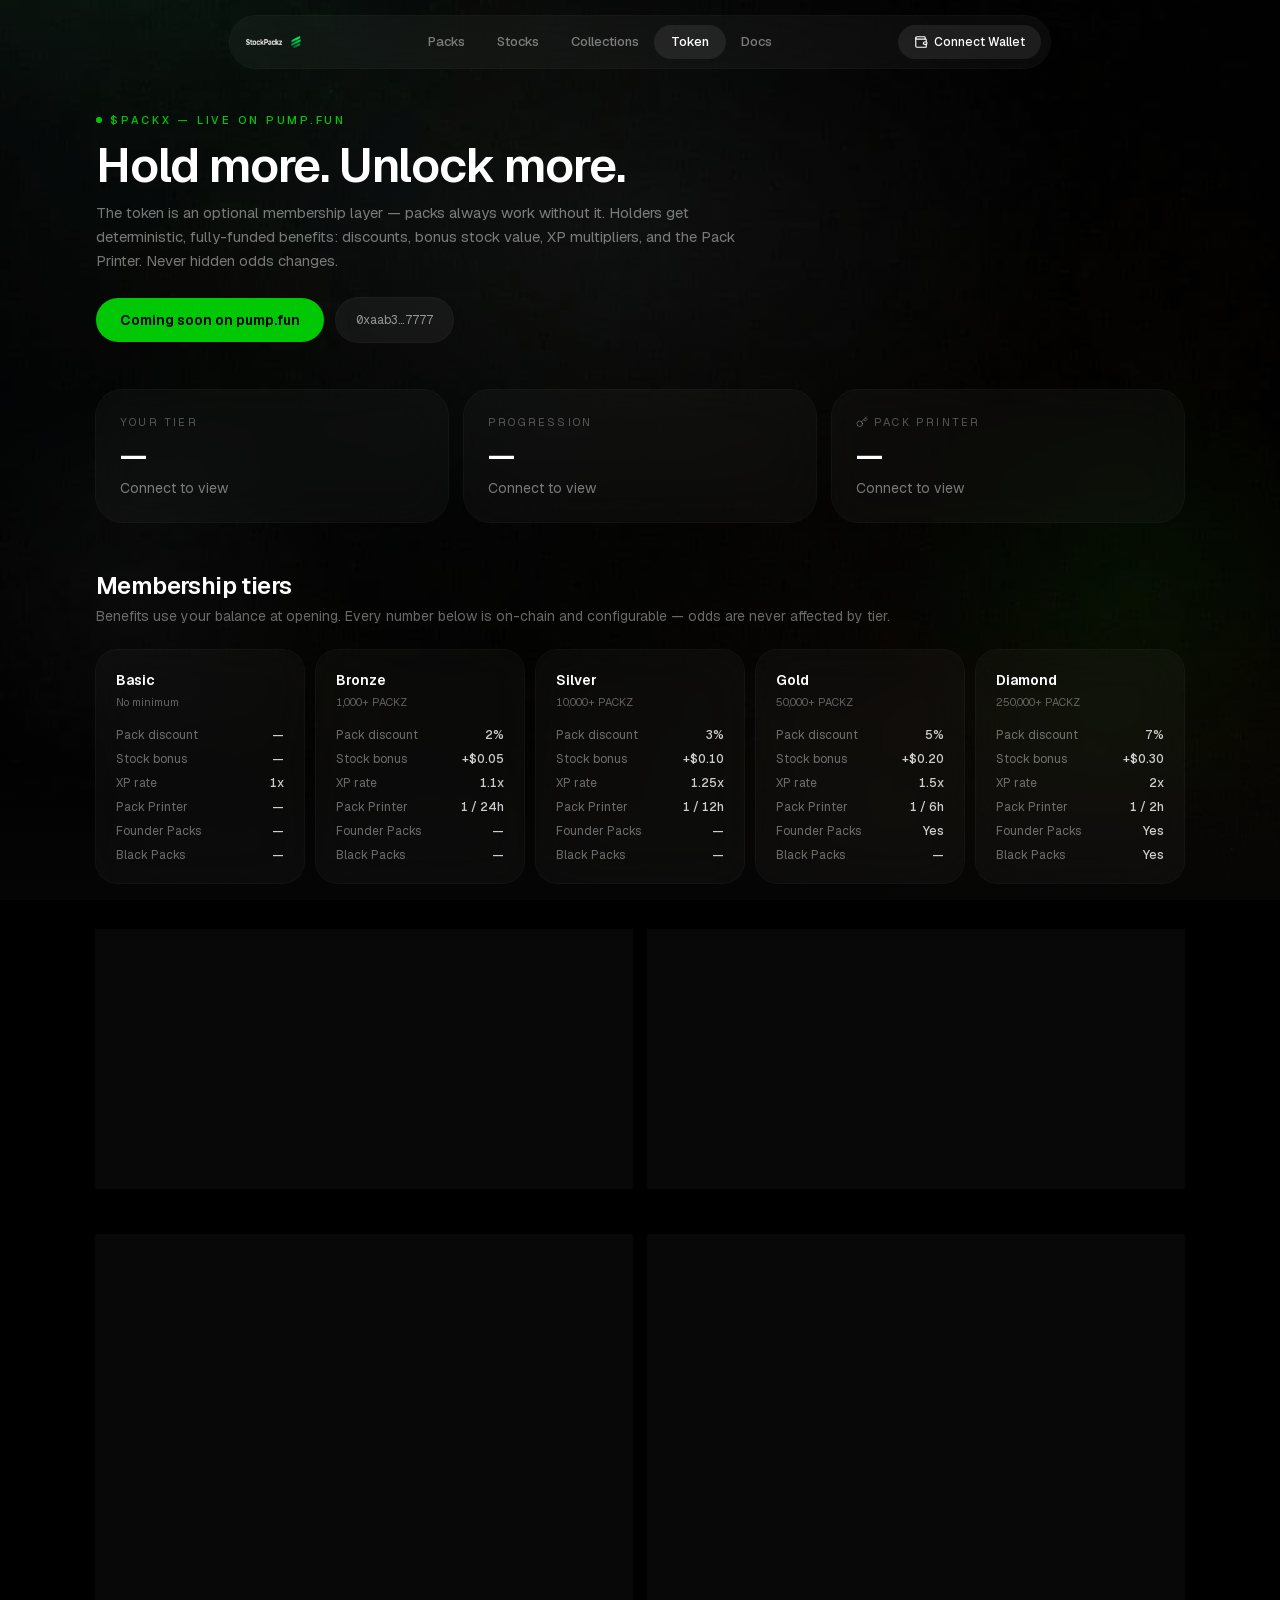
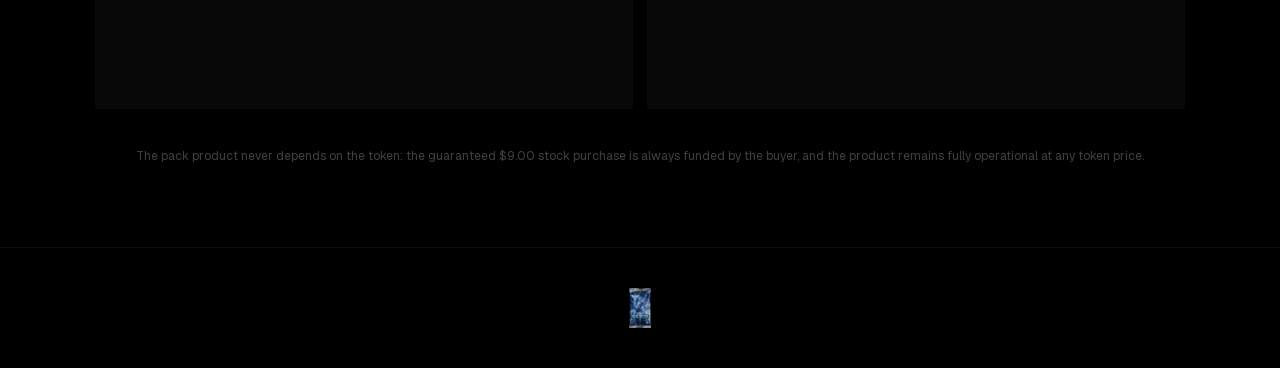
<file: token.html>
<!doctype html>
<html
  data-dpl-id="dpl_EnJmbhiC7SBsQawDv56713TpuCBE"
  lang="en"
  class="geist_a71539c9-module__T19VSG__variable geist_mono_8d43a2aa-module__8Li5zG__variable dark h-full antialiased"
>
  <head>
    <meta charset="utf-8" />
    <meta name="viewport" content="width=device-width, initial-scale=1" />
    <link
      rel="preload"
      href="fonts/797e433ab948586e-s.p.0r6juujl39pe6.woff2"
      as="font"
      crossorigin=""
      type="font/woff2"
    />
    <link
      rel="preload"
      href="fonts/caa3a2e1cccd8315-s.p.0wgildi0cnwt9.woff2"
      as="font"
      crossorigin=""
      type="font/woff2"
    />
    <link
      rel="preload"
      as="image.jpg"
      imagesrcset="/_next/image?url=%2Fgraphics%2Fpage-bg-v1.jpg&amp;w=640&amp;q=75&amp;dpl=dpl_EnJmbhiC7SBsQawDv56713TpuCBE 640w, /_next/image?url=%2Fgraphics%2Fpage-bg-v1.jpg&amp;w=750&amp;q=75&amp;dpl=dpl_EnJmbhiC7SBsQawDv56713TpuCBE 750w, /_next/image?url=%2Fgraphics%2Fpage-bg-v1.jpg&amp;w=828&amp;q=75&amp;dpl=dpl_EnJmbhiC7SBsQawDv56713TpuCBE 828w, /_next/image?url=%2Fgraphics%2Fpage-bg-v1.jpg&amp;w=1080&amp;q=75&amp;dpl=dpl_EnJmbhiC7SBsQawDv56713TpuCBE 1080w, /_next/image?url=%2Fgraphics%2Fpage-bg-v1.jpg&amp;w=1200&amp;q=75&amp;dpl=dpl_EnJmbhiC7SBsQawDv56713TpuCBE 1200w, /_next/image?url=%2Fgraphics%2Fpage-bg-v1.jpg&amp;w=1920&amp;q=75&amp;dpl=dpl_EnJmbhiC7SBsQawDv56713TpuCBE 1920w, /_next/image?url=%2Fgraphics%2Fpage-bg-v1.jpg&amp;w=2048&amp;q=75&amp;dpl=dpl_EnJmbhiC7SBsQawDv56713TpuCBE 2048w, /_next/image?url=%2Fgraphics%2Fpage-bg-v1.jpg&amp;w=3840&amp;q=75&amp;dpl=dpl_EnJmbhiC7SBsQawDv56713TpuCBE 3840w"
      imagesizes="100vw"
    />
    <link
      rel="preload"
      as="image.jpg"
      imagesrcset="/_next/image?url=%2Fgraphics%2Fopenpackx-icon-v5.png&amp;w=640&amp;q=75&amp;dpl=dpl_EnJmbhiC7SBsQawDv56713TpuCBE 1x, /_next/image?url=%2Fgraphics%2Fopenpackx-icon-v5.png&amp;w=1080&amp;q=75&amp;dpl=dpl_EnJmbhiC7SBsQawDv56713TpuCBE 2x"
    />
    <link
      rel="stylesheet"
      href="css/14goiiyx43exr.css"
      data-precedence="next"
    />
    <link
      rel="preload"
      as="script"
      fetchpriority="low"
      href="js/3x55bxrj-e9pj_1.js"
    />
    <meta name="next-size-adjust" content="" />
    <title>Token Utility | Openpackx</title>
    <meta
      name="description"
      content="OPENPACKX membership tiers, Pack Printer, XP progression, and burn statistics. The token is optional — packs always work without it."
    />
    <meta property="og:title" content="OpenPackx" />
    <meta
      property="og:description"
      content="Open packs. Own tokenized stocks on pump.fun."
    />
    <meta
      property="og:image"
      content="https://openpackx.xyz/graphics/og-image.png"
    />
    <meta property="og:image:width" content="1200" />
    <meta property="og:image:height" content="630" />
    <meta name="twitter:card" content="summary_large_image" />
    <meta name="twitter:site" content="@openpackx" />
    <meta name="twitter:creator" content="@openpackx" />
    <meta name="twitter:title" content="OpenPackx" />
    <meta
      name="twitter:description"
      content="Open packs. Own tokenized stocks on pump.fun."
    />
    <meta
      name="twitter:image"
      content="https://openpackx.xyz/graphics/og-image.png"
    />
    <link
      rel="icon"
      href="/favicon.ico?favicon.2vob68tjqpejf.ico?dpl=dpl_EnJmbhiC7SBsQawDv56713TpuCBE"
      sizes="256x256"
      type="image.jpg/x-icon"
    />
    <link rel="icon" href="/graphics/openpackx-touch-icon.png" />
    <link rel="apple-touch-icon" href="/apple-touch-icon.png" />
  </head>
  <body class="min-h-full flex flex-col bg-black text-foreground">
    <div hidden=""><!--$--><!--/$--></div>
    <div class="relative min-h-screen text-foreground">
      <div
        aria-hidden="true"
        class="pointer-events-none fixed inset-0 -z-10 overflow-hidden"
      >
        <div class="absolute inset-0 bg-[#050505]"></div>
        <img
          alt=""
          decoding="async"
          data-nimg="fill"
          class="object-cover opacity-80"
          style="
            position: absolute;
            height: 100%;
            width: 100%;
            left: 0;
            top: 0;
            right: 0;
            bottom: 0;
            color: transparent;
          "
          sizes="100vw"
          src="image.jpg"
        />
        <div
          class="absolute -top-32 left-1/2 h-[720px] w-[1100px] -translate-x-1/2 animate-pulse bg-[radial-gradient(ellipse_at_center,rgba(255,255,255,0.045)_0%,transparent_58%)] [animation-duration:8s]"
        ></div>
        <div
          class="absolute top-[40%] -right-24 h-[480px] w-[480px] animate-pulse bg-[radial-gradient(circle,rgba(0,200,5,0.06)_0%,transparent_68%)] [animation-duration:10s]"
        ></div>
        <div
          class="absolute bottom-[10%] -left-20 h-[420px] w-[420px] animate-pulse bg-[radial-gradient(circle,rgba(255,255,255,0.03)_0%,transparent_70%)] [animation-duration:12s]"
        ></div>
        <div
          class="pointer-events-none absolute inset-0 opacity-50"
          aria-hidden="true"
        >
          <canvas class="size-full"></canvas>
        </div>
        <div
          class="absolute inset-x-0 bottom-0 h-40 bg-gradient-to-t from-[#050505] to-transparent"
        ></div>
      </div>
      <header
        class="fixed inset-x-0 top-4 z-40 flex justify-center px-4"
        style="opacity: 1; transform: none"
      >
        <nav
          class="flex w-full max-w-[820px] items-center justify-between gap-2 rounded-full py-2 pr-2 pl-4 ring-1 transition-all duration-500 sm:gap-4 bg-white/[0.04] ring-white/[0.06] backdrop-blur-xl"
        >
          <a class="flex shrink-0 items-center gap-2" href="/"
            ><img
              alt="Openpackx"
              width="512"
              height="512"
              decoding="async"
              data-nimg="1"
              class="object-contain sm:h-9 sm:w-9 h-6 w-6"
              style="color: transparent"
              src="image_1.png" /><img
              alt="Openpackx"
              loading="lazy"
              width="849"
              height="120"
              decoding="async"
              data-nimg="1"
              class="object-contain hidden h-3 w-auto lg:block"
              style="color: transparent"
              src="image_2.png"
          /></a>
          <div class="hidden items-center sm:flex">
            <a
              class="relative rounded-full px-3.5 py-1.5 text-[13px] font-medium whitespace-nowrap transition-colors lg:px-4"
              href="index.html#packs"
              ><span
                class="relative z-10 transition-colors text-white/45 hover:text-white"
                >Packs</span
              ></a
            ><a
              class="relative rounded-full px-3.5 py-1.5 text-[13px] font-medium whitespace-nowrap transition-colors lg:px-4"
              href="index.html#stocks"
              ><span
                class="relative z-10 transition-colors text-white/45 hover:text-white"
                >Stocks</span
              ></a
            ><a
              class="relative rounded-full px-3.5 py-1.5 text-[13px] font-medium whitespace-nowrap transition-colors lg:px-4"
              href="index.html#collections"
              ><span
                class="relative z-10 transition-colors text-white/45 hover:text-white"
                >Collections</span
              ></a
            ><a
              class="relative rounded-full px-3.5 py-1.5 text-[13px] font-medium whitespace-nowrap transition-colors lg:px-4"
              href="token.html"
              ><span
                class="absolute inset-0 rounded-full bg-white/[0.08] ring-1 ring-white/[0.08]"
              ></span
              ><span class="relative z-10 transition-colors text-white"
                >Token</span
              ></a
            ><a
              class="relative rounded-full px-3.5 py-1.5 text-[13px] font-medium whitespace-nowrap transition-colors lg:px-4"
              href="docs.html"
              ><span
                class="relative z-10 transition-colors text-white/45 hover:text-white"
                >Docs</span
              ></a
            >
          </div>
          <div class="shrink-0">
            <div class="flex items-center gap-2">
              <a href="https://pump.fun"
                type="button"
                tabindex="0"
                data-slot="button"
                class="group/button inline-flex shrink-0 items-center justify-center border border-transparent bg-clip-padding whitespace-nowrap transition-all outline-none select-none focus-visible:border-ring focus-visible:ring-3 focus-visible:ring-ring/50 active:not-aria-[haspopup]:translate-y-px disabled:pointer-events-none disabled:opacity-50 aria-invalid:border-destructive aria-invalid:ring-3 aria-invalid:ring-destructive/20 dark:aria-invalid:border-destructive/50 dark:aria-invalid:ring-destructive/40 [&amp;_svg]:pointer-events-none [&amp;_svg]:shrink-0 in-data-[slot=button-group]:rounded-lg has-data-[icon=inline-end]:pr-1.5 has-data-[icon=inline-start]:pl-1.5 [&amp;_svg:not([class*='size-'])]:size-3.5 h-9 gap-1.5 rounded-full bg-white/[0.08] px-4 text-xs font-medium text-white hover:bg-white/[0.12]"
              >
                <svg
                  xmlns="http://www.w3.org/2000/svg"
                  width="24"
                  height="24"
                  viewBox="0 0 24 24"
                  fill="none"
                  stroke="currentColor"
                  stroke-width="2"
                  stroke-linecap="round"
                  stroke-linejoin="round"
                  class="lucide lucide-wallet h-3.5 w-3.5"
                  aria-hidden="true"
                >
                  <path
                    d="M19 7V4a1 1 0 0 0-1-1H5a2 2 0 0 0 0 4h15a1 1 0 0 1 1 1v4h-3a2 2 0 0 0 0 4h3a1 1 0 0 0 1-1v-2a1 1 0 0 0-1-1"
                  ></path>
                  <path
                    d="M3 5v14a2 2 0 0 0 2 2h15a1 1 0 0 0 1-1v-4"
                  ></path></svg
                >Connect Wallet
              </a>
            </div>
          </div>
        </nav>
      </header>
      <div class="mx-auto max-w-6xl px-5 pt-28 pb-20 sm:px-8">
        <div class="mb-12">
          <p
            class="mb-3 flex items-center gap-2 text-[11px] font-medium uppercase tracking-[0.25em] text-rh-green"
          >
            <span
              class="inline-block h-1.5 w-1.5 rounded-full bg-rh-green"
            ></span
            >$PACKX — Live on pump.fun
          </p>
          <h1
            class="text-4xl font-semibold tracking-tight text-white sm:text-5xl"
          >
            Hold more. Unlock more.
          </h1>
          <p class="mt-3 max-w-2xl text-[15px] leading-relaxed text-white/45">
            The token is an optional membership layer — packs always work
            without it. Holders get deterministic, fully-funded benefits:
            discounts, bonus stock value, XP multipliers, and the Pack Printer.
            Never hidden odds changes.
          </p>
          <div class="mt-6 flex flex-wrap items-center gap-3">
            <a
              href="#"
              target="_blank"
              rel="noopener noreferrer"
              class="inline-flex h-11 items-center rounded-full bg-rh-green px-6 text-sm font-semibold text-black transition-transform hover:scale-[1.03]"
              >Coming soon on pump.fun</a
            ><a
              href="#"
              target="_blank"
              rel="noopener noreferrer"
              class="inline-flex h-11 items-center gap-2 rounded-full bg-white/[0.05] px-5 font-mono text-xs text-white/55 ring-1 ring-white/[0.08] transition-colors hover:bg-white/[0.08] hover:text-white/80"
              >0xaab3…7777</a
            >
          </div>
        </div>
        <div class="mb-12 grid gap-4 lg:grid-cols-3">
          <div
            class="rounded-3xl bg-white/[0.03] p-6 ring-1 ring-white/[0.06] backdrop-blur-xl"
          >
            <p class="text-[11px] uppercase tracking-[0.2em] text-white/30">
              Your tier
            </p>
            <p class="mt-2 text-3xl font-semibold text-white">—</p>
            <p class="mt-1 text-sm tabular-nums text-white/45">
              Connect to view
            </p>
          </div>
          <div
            class="rounded-3xl bg-white/[0.03] p-6 ring-1 ring-white/[0.06] backdrop-blur-xl"
          >
            <p class="text-[11px] uppercase tracking-[0.2em] text-white/30">
              Progression
            </p>
            <div class="mt-2 flex items-baseline gap-2">
              <p class="text-3xl font-semibold text-white">—</p>
            </div>
            <p class="mt-1 text-sm text-white/45">Connect to view</p>
          </div>
          <div
            class="rounded-3xl bg-white/[0.03] p-6 ring-1 ring-white/[0.06] backdrop-blur-xl"
          >
            <p
              class="flex items-center gap-1.5 text-[11px] uppercase tracking-[0.2em] text-white/30"
            >
              <svg
                xmlns="http://www.w3.org/2000/svg"
                width="24"
                height="24"
                viewBox="0 0 24 24"
                fill="none"
                stroke="currentColor"
                stroke-width="2"
                stroke-linecap="round"
                stroke-linejoin="round"
                class="lucide lucide-key h-3 w-3"
                aria-hidden="true"
              >
                <path
                  d="m15.5 7.5 2.3 2.3a1 1 0 0 0 1.4 0l2.1-2.1a1 1 0 0 0 0-1.4L19 4"
                ></path>
                <path d="m21 2-9.6 9.6"></path>
                <circle cx="7.5" cy="15.5" r="5.5"></circle>
              </svg>
              Pack Printer
            </p>
            <p class="mt-2 text-3xl font-semibold tabular-nums text-white">—</p>
            <p class="mt-1 text-sm text-white/45">Connect to view</p>
          </div>
        </div>
        <section class="mb-12">
          <h2 class="mb-1 text-2xl font-semibold tracking-tight text-white">
            Membership tiers
          </h2>
          <p class="mb-6 text-sm text-white/40">
            Benefits use your balance at opening. Every number below is on-chain
            and configurable — odds are never affected by tier.
          </p>
          <div class="grid gap-3 sm:grid-cols-2 lg:grid-cols-5">
            <div
              class="rounded-2xl p-5 ring-1 backdrop-blur-xl transition-colors bg-white/[0.03] ring-white/[0.06]"
            >
              <div class="flex items-center justify-between">
                <p class="text-sm font-semibold text-white">Basic</p>
              </div>
              <p class="mt-1 text-[11px] tabular-nums text-white/35">
                No minimum
              </p>
              <div class="mt-4 space-y-2 text-xs">
                <div class="flex items-center justify-between">
                  <span class="text-white/40">Pack discount</span
                  ><span class="font-medium tabular-nums text-white/80">—</span>
                </div>
                <div class="flex items-center justify-between">
                  <span class="text-white/40">Stock bonus</span
                  ><span class="font-medium tabular-nums text-white/80">—</span>
                </div>
                <div class="flex items-center justify-between">
                  <span class="text-white/40">XP rate</span
                  ><span class="font-medium tabular-nums text-white/80"
                    >1x</span
                  >
                </div>
                <div class="flex items-center justify-between">
                  <span class="text-white/40">Pack Printer</span
                  ><span class="font-medium tabular-nums text-white/80">—</span>
                </div>
                <div class="flex items-center justify-between">
                  <span class="text-white/40">Founder Packs</span
                  ><span class="font-medium tabular-nums text-white/80">—</span>
                </div>
                <div class="flex items-center justify-between">
                  <span class="text-white/40">Black Packs</span
                  ><span class="font-medium tabular-nums text-white/80">—</span>
                </div>
              </div>
            </div>
            <div
              class="rounded-2xl p-5 ring-1 backdrop-blur-xl transition-colors bg-white/[0.03] ring-white/[0.06]"
            >
              <div class="flex items-center justify-between">
                <p class="text-sm font-semibold text-white">Bronze</p>
              </div>
              <p class="mt-1 text-[11px] tabular-nums text-white/35">
                1,000+ PACKZ
              </p>
              <div class="mt-4 space-y-2 text-xs">
                <div class="flex items-center justify-between">
                  <span class="text-white/40">Pack discount</span
                  ><span class="font-medium tabular-nums text-white/80"
                    >2%</span
                  >
                </div>
                <div class="flex items-center justify-between">
                  <span class="text-white/40">Stock bonus</span
                  ><span class="font-medium tabular-nums text-white/80"
                    >+$0.05</span
                  >
                </div>
                <div class="flex items-center justify-between">
                  <span class="text-white/40">XP rate</span
                  ><span class="font-medium tabular-nums text-white/80"
                    >1.1x</span
                  >
                </div>
                <div class="flex items-center justify-between">
                  <span class="text-white/40">Pack Printer</span
                  ><span class="font-medium tabular-nums text-white/80"
                    >1 / 24h</span
                  >
                </div>
                <div class="flex items-center justify-between">
                  <span class="text-white/40">Founder Packs</span
                  ><span class="font-medium tabular-nums text-white/80">—</span>
                </div>
                <div class="flex items-center justify-between">
                  <span class="text-white/40">Black Packs</span
                  ><span class="font-medium tabular-nums text-white/80">—</span>
                </div>
              </div>
            </div>
            <div
              class="rounded-2xl p-5 ring-1 backdrop-blur-xl transition-colors bg-white/[0.03] ring-white/[0.06]"
            >
              <div class="flex items-center justify-between">
                <p class="text-sm font-semibold text-white">Silver</p>
              </div>
              <p class="mt-1 text-[11px] tabular-nums text-white/35">
                10,000+ PACKZ
              </p>
              <div class="mt-4 space-y-2 text-xs">
                <div class="flex items-center justify-between">
                  <span class="text-white/40">Pack discount</span
                  ><span class="font-medium tabular-nums text-white/80"
                    >3%</span
                  >
                </div>
                <div class="flex items-center justify-between">
                  <span class="text-white/40">Stock bonus</span
                  ><span class="font-medium tabular-nums text-white/80"
                    >+$0.10</span
                  >
                </div>
                <div class="flex items-center justify-between">
                  <span class="text-white/40">XP rate</span
                  ><span class="font-medium tabular-nums text-white/80"
                    >1.25x</span
                  >
                </div>
                <div class="flex items-center justify-between">
                  <span class="text-white/40">Pack Printer</span
                  ><span class="font-medium tabular-nums text-white/80"
                    >1 / 12h</span
                  >
                </div>
                <div class="flex items-center justify-between">
                  <span class="text-white/40">Founder Packs</span
                  ><span class="font-medium tabular-nums text-white/80">—</span>
                </div>
                <div class="flex items-center justify-between">
                  <span class="text-white/40">Black Packs</span
                  ><span class="font-medium tabular-nums text-white/80">—</span>
                </div>
              </div>
            </div>
            <div
              class="rounded-2xl p-5 ring-1 backdrop-blur-xl transition-colors bg-white/[0.03] ring-white/[0.06]"
            >
              <div class="flex items-center justify-between">
                <p class="text-sm font-semibold text-white">Gold</p>
              </div>
              <p class="mt-1 text-[11px] tabular-nums text-white/35">
                50,000+ PACKZ
              </p>
              <div class="mt-4 space-y-2 text-xs">
                <div class="flex items-center justify-between">
                  <span class="text-white/40">Pack discount</span
                  ><span class="font-medium tabular-nums text-white/80"
                    >5%</span
                  >
                </div>
                <div class="flex items-center justify-between">
                  <span class="text-white/40">Stock bonus</span
                  ><span class="font-medium tabular-nums text-white/80"
                    >+$0.20</span
                  >
                </div>
                <div class="flex items-center justify-between">
                  <span class="text-white/40">XP rate</span
                  ><span class="font-medium tabular-nums text-white/80"
                    >1.5x</span
                  >
                </div>
                <div class="flex items-center justify-between">
                  <span class="text-white/40">Pack Printer</span
                  ><span class="font-medium tabular-nums text-white/80"
                    >1 / 6h</span
                  >
                </div>
                <div class="flex items-center justify-between">
                  <span class="text-white/40">Founder Packs</span
                  ><span class="font-medium tabular-nums text-white/80"
                    >Yes</span
                  >
                </div>
                <div class="flex items-center justify-between">
                  <span class="text-white/40">Black Packs</span
                  ><span class="font-medium tabular-nums text-white/80">—</span>
                </div>
              </div>
            </div>
            <div
              class="rounded-2xl p-5 ring-1 backdrop-blur-xl transition-colors bg-white/[0.03] ring-white/[0.06]"
            >
              <div class="flex items-center justify-between">
                <p class="text-sm font-semibold text-white">Diamond</p>
              </div>
              <p class="mt-1 text-[11px] tabular-nums text-white/35">
                250,000+ PACKZ
              </p>
              <div class="mt-4 space-y-2 text-xs">
                <div class="flex items-center justify-between">
                  <span class="text-white/40">Pack discount</span
                  ><span class="font-medium tabular-nums text-white/80"
                    >7%</span
                  >
                </div>
                <div class="flex items-center justify-between">
                  <span class="text-white/40">Stock bonus</span
                  ><span class="font-medium tabular-nums text-white/80"
                    >+$0.30</span
                  >
                </div>
                <div class="flex items-center justify-between">
                  <span class="text-white/40">XP rate</span
                  ><span class="font-medium tabular-nums text-white/80"
                    >2x</span
                  >
                </div>
                <div class="flex items-center justify-between">
                  <span class="text-white/40">Pack Printer</span
                  ><span class="font-medium tabular-nums text-white/80"
                    >1 / 2h</span
                  >
                </div>
                <div class="flex items-center justify-between">
                  <span class="text-white/40">Founder Packs</span
                  ><span class="font-medium tabular-nums text-white/80"
                    >Yes</span
                  >
                </div>
                <div class="flex items-center justify-between">
                  <span class="text-white/40">Black Packs</span
                  ><span class="font-medium tabular-nums text-white/80"
                    >Yes</span
                  >
                </div>
              </div>
            </div>
          </div>
        </section>
        <section class="mb-12 grid gap-4 lg:grid-cols-2">
          <div
            class="rounded-3xl bg-white/[0.03] p-6 ring-1 ring-white/[0.06] backdrop-blur-xl"
          >
            <h3
              class="flex items-center gap-2 text-lg font-semibold text-white"
            >
              <svg
                xmlns="http://www.w3.org/2000/svg"
                width="24"
                height="24"
                viewBox="0 0 24 24"
                fill="none"
                stroke="currentColor"
                stroke-width="2"
                stroke-linecap="round"
                stroke-linejoin="round"
                class="lucide lucide-flame h-4 w-4 text-orange-400"
                aria-hidden="true"
              >
                <path
                  d="M12 3q1 4 4 6.5t3 5.5a1 1 0 0 1-14 0 5 5 0 0 1 1-3 1 1 0 0 0 5 0c0-2-1.5-3-1.5-5q0-2 2.5-4"
                ></path>
              </svg>
              Every opening burns
            </h3>
            <p class="mt-2 text-sm leading-relaxed text-white/45">
              Holders pay
              <!-- -->$10.00<!-- -->
              + approximately<!-- -->
              <!-- -->$0.05<!-- -->
              of OPENPACKX, burned forever. Non-holders pay
              <!-- -->$10.20<!-- -->
              with no burn. The burn quantity tracks the live token price
              through an oracle — never a fixed amount.
            </p>
            <div class="mt-5 grid grid-cols-2 gap-3">
              <div class="rounded-2xl bg-white/[0.04] p-4">
                <p class="text-2xl font-semibold tabular-nums text-white">0</p>
                <p
                  class="mt-1 text-[11px] uppercase tracking-wider text-white/30"
                >
                  PACKZ burned to date
                </p>
              </div>
              <div class="rounded-2xl bg-white/[0.04] p-4">
                <p class="text-2xl font-semibold tabular-nums text-white">
                  $9.00
                </p>
                <p
                  class="mt-1 text-[11px] uppercase tracking-wider text-white/30"
                >
                  Always buys stock
                </p>
              </div>
            </div>
          </div>
          <div
            class="rounded-3xl bg-white/[0.03] p-6 ring-1 ring-white/[0.06] backdrop-blur-xl"
          >
            <h3
              class="flex items-center gap-2 text-lg font-semibold text-white"
            >
              <svg
                xmlns="http://www.w3.org/2000/svg"
                width="24"
                height="24"
                viewBox="0 0 24 24"
                fill="none"
                stroke="currentColor"
                stroke-width="2"
                stroke-linecap="round"
                stroke-linejoin="round"
                class="lucide lucide-vault h-4 w-4 text-rh-green"
                aria-hidden="true"
              >
                <rect width="18" height="18" x="3" y="3" rx="2"></rect>
                <circle cx="7.5" cy="7.5" r=".5" fill="currentColor"></circle>
                <path d="m7.9 7.9 2.7 2.7"></path>
                <circle cx="16.5" cy="7.5" r=".5" fill="currentColor"></circle>
                <path d="m13.4 10.6 2.7-2.7"></path>
                <circle cx="7.5" cy="16.5" r=".5" fill="currentColor"></circle>
                <path d="m7.9 16.1 2.7-2.7"></path>
                <circle cx="16.5" cy="16.5" r=".5" fill="currentColor"></circle>
                <path d="m13.4 13.4 2.7 2.7"></path>
                <circle cx="12" cy="12" r="2"></circle>
              </svg>
              Funded vaults
            </h3>
            <p class="mt-2 text-sm leading-relaxed text-white/45">
              The 1% token trading tax splits 50/50 into two vaults, converted
              to USDG by keepers. Every subsidy, key opening, and reward is paid
              from real, pre-funded USDG — never minted, never promised.
            </p>
            <div class="mt-5 grid grid-cols-2 gap-3">
              <div class="rounded-2xl bg-white/[0.04] p-4">
                <p class="text-2xl font-semibold tabular-nums text-white">
                  $0.00
                </p>
                <p
                  class="mt-1 text-[11px] uppercase tracking-wider text-white/30"
                >
                  Pack Rewards Vault
                </p>
              </div>
              <div class="rounded-2xl bg-white/[0.04] p-4">
                <p class="text-2xl font-semibold tabular-nums text-rh-green">
                  $300.00
                </p>
                <p
                  class="mt-1 text-[11px] uppercase tracking-wider text-white/30"
                >
                  Global Jackpot
                </p>
              </div>
            </div>
          </div>
        </section>
        <section class="grid gap-4 lg:grid-cols-2">
          <div
            class="rounded-3xl bg-white/[0.03] p-6 ring-1 ring-white/[0.06] backdrop-blur-xl"
          >
            <h3
              class="flex items-center gap-2 text-lg font-semibold text-white"
            >
              <svg
                xmlns="http://www.w3.org/2000/svg"
                width="24"
                height="24"
                viewBox="0 0 24 24"
                fill="none"
                stroke="currentColor"
                stroke-width="2"
                stroke-linecap="round"
                stroke-linejoin="round"
                class="lucide lucide-sparkles h-4 w-4 text-[#c4b5fd]"
                aria-hidden="true"
              >
                <path
                  d="M11.017 2.814a1 1 0 0 1 1.966 0l1.051 5.558a2 2 0 0 0 1.594 1.594l5.558 1.051a1 1 0 0 1 0 1.966l-5.558 1.051a2 2 0 0 0-1.594 1.594l-1.051 5.558a1 1 0 0 1-1.966 0l-1.051-5.558a2 2 0 0 0-1.594-1.594l-5.558-1.051a1 1 0 0 1 0-1.966l5.558-1.051a2 2 0 0 0 1.594-1.594z"
                ></path>
                <path d="M20 2v4"></path>
                <path d="M22 4h-4"></path>
                <circle cx="4" cy="20" r="2"></circle>
              </svg>
              Pack XP
            </h3>
            <p class="mt-2 text-sm text-white/45">
              XP is awarded only after a stock purchase settles — never for
              failed or refunded openings. Your tier multiplies every award.
            </p>
            <div class="mt-5 space-y-2">
              <div
                class="flex items-center justify-between rounded-xl bg-white/[0.03] px-4 py-2.5 text-sm"
              >
                <span class="text-white/60">Standard Pack</span
                ><span class="font-semibold tabular-nums text-white"
                  >100<!-- -->
                  XP</span
                >
              </div>
              <div
                class="flex items-center justify-between rounded-xl bg-white/[0.03] px-4 py-2.5 text-sm"
              >
                <span class="text-white/60">Premium Pack</span
                ><span class="font-semibold tabular-nums text-white"
                  >250<!-- -->
                  XP</span
                >
              </div>
              <div
                class="flex items-center justify-between rounded-xl bg-white/[0.03] px-4 py-2.5 text-sm"
              >
                <span class="text-white/60">Founder Pack</span
                ><span class="font-semibold tabular-nums text-white"
                  >500<!-- -->
                  XP</span
                >
              </div>
              <div
                class="flex items-center justify-between rounded-xl bg-white/[0.03] px-4 py-2.5 text-sm"
              >
                <span class="text-white/60">Black Pack</span
                ><span class="font-semibold tabular-nums text-white"
                  >1000<!-- -->
                  XP</span
                >
              </div>
            </div>
          </div>
          <div
            class="rounded-3xl bg-white/[0.03] p-6 ring-1 ring-white/[0.06] backdrop-blur-xl"
          >
            <h3 class="text-lg font-semibold text-white">Level unlocks</h3>
            <p class="mt-2 text-sm text-white/45">
              New unlocks ship through an on-chain registry — the XP contract
              never changes.
            </p>
            <div class="mt-5 space-y-2">
              <div
                class="flex items-center justify-between rounded-xl bg-white/[0.03] px-4 py-2.5 text-sm"
              >
                <span class="flex items-center gap-2 text-white/45"
                  ><svg
                    xmlns="http://www.w3.org/2000/svg"
                    width="24"
                    height="24"
                    viewBox="0 0 24 24"
                    fill="none"
                    stroke="currentColor"
                    stroke-width="2"
                    stroke-linecap="round"
                    stroke-linejoin="round"
                    class="lucide lucide-lock h-3.5 w-3.5 text-white/25"
                    aria-hidden="true"
                  >
                    <rect
                      width="18"
                      height="11"
                      x="3"
                      y="11"
                      rx="2"
                      ry="2"
                    ></rect>
                    <path d="M7 11V7a5 5 0 0 1 10 0v4"></path></svg
                  >Profile frame</span
                ><span class="tabular-nums text-white/35">L<!-- -->5</span>
              </div>
              <div
                class="flex items-center justify-between rounded-xl bg-white/[0.03] px-4 py-2.5 text-sm"
              >
                <span class="flex items-center gap-2 text-white/45"
                  ><svg
                    xmlns="http://www.w3.org/2000/svg"
                    width="24"
                    height="24"
                    viewBox="0 0 24 24"
                    fill="none"
                    stroke="currentColor"
                    stroke-width="2"
                    stroke-linecap="round"
                    stroke-linejoin="round"
                    class="lucide lucide-lock h-3.5 w-3.5 text-white/25"
                    aria-hidden="true"
                  >
                    <rect
                      width="18"
                      height="11"
                      x="3"
                      y="11"
                      rx="2"
                      ry="2"
                    ></rect>
                    <path d="M7 11V7a5 5 0 0 1 10 0v4"></path></svg
                  >Premium reveal animation</span
                ><span class="tabular-nums text-white/35">L<!-- -->10</span>
              </div>
              <div
                class="flex items-center justify-between rounded-xl bg-white/[0.03] px-4 py-2.5 text-sm"
              >
                <span class="flex items-center gap-2 text-white/45"
                  ><svg
                    xmlns="http://www.w3.org/2000/svg"
                    width="24"
                    height="24"
                    viewBox="0 0 24 24"
                    fill="none"
                    stroke="currentColor"
                    stroke-width="2"
                    stroke-linecap="round"
                    stroke-linejoin="round"
                    class="lucide lucide-lock h-3.5 w-3.5 text-white/25"
                    aria-hidden="true"
                  >
                    <rect
                      width="18"
                      height="11"
                      x="3"
                      y="11"
                      rx="2"
                      ry="2"
                    ></rect>
                    <path d="M7 11V7a5 5 0 0 1 10 0v4"></path></svg
                  >Founder Pack eligibility</span
                ><span class="tabular-nums text-white/35">L<!-- -->20</span>
              </div>
              <div
                class="flex items-center justify-between rounded-xl bg-white/[0.03] px-4 py-2.5 text-sm"
              >
                <span class="flex items-center gap-2 text-white/45"
                  ><svg
                    xmlns="http://www.w3.org/2000/svg"
                    width="24"
                    height="24"
                    viewBox="0 0 24 24"
                    fill="none"
                    stroke="currentColor"
                    stroke-width="2"
                    stroke-linecap="round"
                    stroke-linejoin="round"
                    class="lucide lucide-lock h-3.5 w-3.5 text-white/25"
                    aria-hidden="true"
                  >
                    <rect
                      width="18"
                      height="11"
                      x="3"
                      y="11"
                      rx="2"
                      ry="2"
                    ></rect>
                    <path d="M7 11V7a5 5 0 0 1 10 0v4"></path></svg
                  >Animated badge</span
                ><span class="tabular-nums text-white/35">L<!-- -->30</span>
              </div>
              <div
                class="flex items-center justify-between rounded-xl bg-white/[0.03] px-4 py-2.5 text-sm"
              >
                <span class="flex items-center gap-2 text-white/45"
                  ><svg
                    xmlns="http://www.w3.org/2000/svg"
                    width="24"
                    height="24"
                    viewBox="0 0 24 24"
                    fill="none"
                    stroke="currentColor"
                    stroke-width="2"
                    stroke-linecap="round"
                    stroke-linejoin="round"
                    class="lucide lucide-lock h-3.5 w-3.5 text-white/25"
                    aria-hidden="true"
                  >
                    <rect
                      width="18"
                      height="11"
                      x="3"
                      y="11"
                      rx="2"
                      ry="2"
                    ></rect>
                    <path d="M7 11V7a5 5 0 0 1 10 0v4"></path></svg
                  >Gold Collector title</span
                ><span class="tabular-nums text-white/35">L<!-- -->50</span>
              </div>
              <div
                class="flex items-center justify-between rounded-xl bg-white/[0.03] px-4 py-2.5 text-sm"
              >
                <span class="flex items-center gap-2 text-white/45"
                  ><svg
                    xmlns="http://www.w3.org/2000/svg"
                    width="24"
                    height="24"
                    viewBox="0 0 24 24"
                    fill="none"
                    stroke="currentColor"
                    stroke-width="2"
                    stroke-linecap="round"
                    stroke-linejoin="round"
                    class="lucide lucide-lock h-3.5 w-3.5 text-white/25"
                    aria-hidden="true"
                  >
                    <rect
                      width="18"
                      height="11"
                      x="3"
                      y="11"
                      rx="2"
                      ry="2"
                    ></rect>
                    <path d="M7 11V7a5 5 0 0 1 10 0v4"></path></svg
                  >Advanced seasonal packs</span
                ><span class="tabular-nums text-white/35">L<!-- -->75</span>
              </div>
              <div
                class="flex items-center justify-between rounded-xl bg-white/[0.03] px-4 py-2.5 text-sm"
              >
                <span class="flex items-center gap-2 text-white/45"
                  ><svg
                    xmlns="http://www.w3.org/2000/svg"
                    width="24"
                    height="24"
                    viewBox="0 0 24 24"
                    fill="none"
                    stroke="currentColor"
                    stroke-width="2"
                    stroke-linecap="round"
                    stroke-linejoin="round"
                    class="lucide lucide-lock h-3.5 w-3.5 text-white/25"
                    aria-hidden="true"
                  >
                    <rect
                      width="18"
                      height="11"
                      x="3"
                      y="11"
                      rx="2"
                      ry="2"
                    ></rect>
                    <path d="M7 11V7a5 5 0 0 1 10 0v4"></path></svg
                  >Black Pack eligibility · Prestige</span
                ><span class="tabular-nums text-white/35">L<!-- -->100</span>
              </div>
            </div>
          </div>
        </section>
        <p class="mt-10 text-center text-xs leading-relaxed text-white/25">
          The pack product never depends on the token: the guaranteed<!-- -->
          <!-- -->$9.00<!-- -->
          stock purchase is always funded by the buyer, and the product remains
          fully operational at any token price.
        </p>
      </div>
      <footer class="border-t border-white/[0.05] py-10">
        <div
          class="mx-auto flex max-w-6xl flex-col items-center gap-4 px-5 sm:px-8"
        >
          <a class="inline-flex shrink-0 items-center" href="/"
            ><img
              alt="Openpackx"
              loading="lazy"
              width="847"
              height="150"
              decoding="async"
              data-nimg="1"
              class="object-contain h-10 w-auto opacity-80"
              style="color: transparent"
              src="image_3.png"
          /></a>
        </div>
      </footer>
    </div>
    <!--$--><!--/$-->
  </body>
</html>
</file>
<file: css/14goiiyx43exr.css>
@font-face{font-family:Geist;font-style:normal;font-weight:100 900;font-display:swap;src:url(../fonts/fef07dbb0973bf53-s.3p2_lha1f2xer.woff2)format("woff2");unicode-range:U+460-52F,U+1C80-1C8A,U+20B4,U+2DE0-2DFF,U+A640-A69F,U+FE2E-FE2F}@font-face{font-family:Geist;font-style:normal;font-weight:100 900;font-display:swap;src:url(../fonts/8a480f0b521d4e75-s.1qq4vpdcun5oj.woff2)format("woff2");unicode-range:U+301,U+400-45F,U+490-491,U+4B0-4B1,U+2116}@font-face{font-family:Geist;font-style:normal;font-weight:100 900;font-display:swap;src:url(../fonts/53b9e256198e5412-s.390ncx5urfkfu.woff2)format("woff2");unicode-range:U+102-103,U+110-111,U+128-129,U+168-169,U+1A0-1A1,U+1AF-1B0,U+300-301,U+303-304,U+308-309,U+323,U+329,U+1EA0-1EF9,U+20AB}@font-face{font-family:Geist;font-style:normal;font-weight:100 900;font-display:swap;src:url(../fonts/7178b3e590c64307-s.21jp631_3pja2.woff2)format("woff2");unicode-range:U+100-2BA,U+2BD-2C5,U+2C7-2CC,U+2CE-2D7,U+2DD-2FF,U+304,U+308,U+329,U+1D00-1DBF,U+1E00-1E9F,U+1EF2-1EFF,U+2020,U+20A0-20AB,U+20AD-20C0,U+2113,U+2C60-2C7F,U+A720-A7FF}@font-face{font-family:Geist;font-style:normal;font-weight:100 900;font-display:swap;src:url(../fonts/caa3a2e1cccd8315-s.p.0wgildi0cnwt9.woff2)format("woff2");unicode-range:U+??,U+131,U+152-153,U+2BB-2BC,U+2C6,U+2DA,U+2DC,U+304,U+308,U+329,U+2000-206F,U+20AC,U+2122,U+2191,U+2193,U+2212,U+2215,U+FEFF,U+FFFD}@font-face{font-family:Geist Fallback;src:local(Arial);ascent-override:95.94%;descent-override:28.16%;line-gap-override:0.0%;size-adjust:104.76%}.geist_a71539c9-module__T19VSG__className{font-family:Geist,Geist Fallback;font-style:normal}.geist_a71539c9-module__T19VSG__variable{--font-geist-sans:"Geist", "Geist Fallback"}
@font-face{font-family:Geist Mono;font-style:normal;font-weight:100 900;font-display:swap;src:url(../fonts/5ce348bf30bf5439-s.31988l_ccedte.woff2)format("woff2");unicode-range:U+460-52F,U+1C80-1C8A,U+20B4,U+2DE0-2DFF,U+A640-A69F,U+FE2E-FE2F}@font-face{font-family:Geist Mono;font-style:normal;font-weight:100 900;font-display:swap;src:url(../fonts/4fa387ec64143e14-s.2tuy5pz7dlieh.woff2)format("woff2");unicode-range:U+301,U+400-45F,U+490-491,U+4B0-4B1,U+2116}@font-face{font-family:Geist Mono;font-style:normal;font-weight:100 900;font-display:swap;src:url(../fonts/6306c77e7c8268e4-s.2dbetqa9o8jxf.woff2)format("woff2");unicode-range:U+2000-2001,U+2004-2008,U+200A,U+23B8-23BD,U+2500-259F}@font-face{font-family:Geist Mono;font-style:normal;font-weight:100 900;font-display:swap;src:url(../fonts/7d817b4c03b0c5f1-s.1uyisp29ctx0d.woff2)format("woff2");unicode-range:U+102-103,U+110-111,U+128-129,U+168-169,U+1A0-1A1,U+1AF-1B0,U+300-301,U+303-304,U+308-309,U+323,U+329,U+1EA0-1EF9,U+20AB}@font-face{font-family:Geist Mono;font-style:normal;font-weight:100 900;font-display:swap;src:url(../fonts/bbc41e54d2fcbd21-s.1rgnod-3esatf.woff2)format("woff2");unicode-range:U+100-2BA,U+2BD-2C5,U+2C7-2CC,U+2CE-2D7,U+2DD-2FF,U+304,U+308,U+329,U+1D00-1DBF,U+1E00-1E9F,U+1EF2-1EFF,U+2020,U+20A0-20AB,U+20AD-20C0,U+2113,U+2C60-2C7F,U+A720-A7FF}@font-face{font-family:Geist Mono;font-style:normal;font-weight:100 900;font-display:swap;src:url(../fonts/797e433ab948586e-s.p.0r6juujl39pe6.woff2)format("woff2");unicode-range:U+??,U+131,U+152-153,U+2BB-2BC,U+2C6,U+2DA,U+2DC,U+304,U+308,U+329,U+2000-206F,U+20AC,U+2122,U+2191,U+2193,U+2212,U+2215,U+FEFF,U+FFFD}@font-face{font-family:Geist Mono Fallback;src:local(Arial);ascent-override:74.67%;descent-override:21.92%;line-gap-override:0.0%;size-adjust:134.59%}.geist_mono_8d43a2aa-module__8Li5zG__className{font-family:Geist Mono,Geist Mono Fallback;font-style:normal}.geist_mono_8d43a2aa-module__8Li5zG__variable{--font-geist-mono:"Geist Mono", "Geist Mono Fallback"}
@layer properties{@supports (((-webkit-hyphens:none)) and (not (margin-trim:inline))) or ((-moz-orient:inline) and (not (color:rgb(from red r g b)))){:root,:host{--shimmer-angle:20deg}*,:before,:after,::backdrop{--tw-translate-x:0;--tw-translate-y:0;--tw-translate-z:0;--tw-scale-x:1;--tw-scale-y:1;--tw-scale-z:1;--tw-rotate-x:initial;--tw-rotate-y:initial;--tw-rotate-z:initial;--tw-skew-x:initial;--tw-skew-y:initial;--tw-space-y-reverse:0;--tw-space-x-reverse:0;--tw-border-style:solid;--tw-gradient-position:initial;--tw-gradient-from:#0000;--tw-gradient-via:#0000;--tw-gradient-to:#0000;--tw-gradient-stops:initial;--tw-gradient-via-stops:initial;--tw-gradient-from-position:0%;--tw-gradient-via-position:50%;--tw-gradient-to-position:100%;--tw-leading:initial;--tw-font-weight:initial;--tw-tracking:initial;--tw-ordinal:initial;--tw-slashed-zero:initial;--tw-numeric-figure:initial;--tw-numeric-spacing:initial;--tw-numeric-fraction:initial;--tw-shadow:0 0 #0000;--tw-shadow-color:initial;--tw-shadow-alpha:100%;--tw-inset-shadow:0 0 #0000;--tw-inset-shadow-color:initial;--tw-inset-shadow-alpha:100%;--tw-ring-color:initial;--tw-ring-shadow:0 0 #0000;--tw-inset-ring-color:initial;--tw-inset-ring-shadow:0 0 #0000;--tw-ring-inset:initial;--tw-ring-offset-width:0px;--tw-ring-offset-color:#fff;--tw-ring-offset-shadow:0 0 #0000;--tw-outline-style:solid;--tw-blur:initial;--tw-brightness:initial;--tw-contrast:initial;--tw-grayscale:initial;--tw-hue-rotate:initial;--tw-invert:initial;--tw-opacity:initial;--tw-saturate:initial;--tw-sepia:initial;--tw-drop-shadow:initial;--tw-drop-shadow-color:initial;--tw-drop-shadow-alpha:100%;--tw-drop-shadow-size:initial;--tw-backdrop-blur:initial;--tw-backdrop-brightness:initial;--tw-backdrop-contrast:initial;--tw-backdrop-grayscale:initial;--tw-backdrop-hue-rotate:initial;--tw-backdrop-invert:initial;--tw-backdrop-opacity:initial;--tw-backdrop-saturate:initial;--tw-backdrop-sepia:initial;--tw-duration:initial;--tw-ease:initial;--tw-animation-delay:0s;--tw-animation-direction:normal;--tw-animation-duration:initial;--tw-animation-fill-mode:none;--tw-animation-iteration-count:1;--tw-enter-blur:0;--tw-enter-opacity:1;--tw-enter-rotate:0;--tw-enter-scale:1;--tw-enter-translate-x:0;--tw-enter-translate-y:0;--tw-exit-blur:0;--tw-exit-opacity:1;--tw-exit-rotate:0;--tw-exit-scale:1;--tw-exit-translate-x:0;--tw-exit-translate-y:0;--scroll-fade-t:0px;--scroll-fade-b:0px;--scroll-fade-s:0px;--scroll-fade-e:0px;--scroll-fade-mask:initial;--shimmer-image:initial;--shimmer-text-fill:initial}}}@layer theme{:root,:host{--font-sans:var(--font-sans);--color-red-300:#ffa3a3;--color-red-400:#ff6568;--color-red-500:#fb2c36;--color-orange-400:#ff8b1a;--color-gray-600:#4a5565;--color-gray-800:#1e2939;--color-neutral-300:#d4d4d4;--color-neutral-400:#a1a1a1;--color-neutral-600:#525252;--color-neutral-700:#404040;--color-neutral-800:#262626;--color-black:#000;--color-white:#fff;--spacing:.25rem;--container-sm:24rem;--container-md:28rem;--container-lg:32rem;--container-xl:36rem;--container-2xl:42rem;--container-3xl:48rem;--container-4xl:56rem;--container-6xl:72rem;--container-7xl:80rem;--text-xs:.75rem;--text-xs--line-height:calc(1 / .75);--text-sm:.875rem;--text-sm--line-height:calc(1.25 / .875);--text-base:1rem;--text-base--line-height:calc(1.5 / 1);--text-lg:1.125rem;--text-lg--line-height:calc(1.75 / 1.125);--text-xl:1.25rem;--text-xl--line-height:calc(1.75 / 1.25);--text-2xl:1.5rem;--text-2xl--line-height:calc(2 / 1.5);--text-3xl:1.875rem;--text-3xl--line-height:calc(2.25 / 1.875);--text-4xl:2.25rem;--text-4xl--line-height:calc(2.5 / 2.25);--text-5xl:3rem;--text-5xl--line-height:1;--text-6xl:3.75rem;--text-6xl--line-height:1;--font-weight-normal:400;--font-weight-medium:500;--font-weight-semibold:600;--font-weight-bold:700;--tracking-tight:-.025em;--tracking-normal:0em;--tracking-wide:.025em;--tracking-wider:.05em;--leading-snug:1.375;--leading-relaxed:1.625;--radius-md:calc(var(--radius) * .8);--ease-out:cubic-bezier(0, 0, .2, 1);--ease-in-out:cubic-bezier(.4, 0, .2, 1);--animate-ping:ping 1s cubic-bezier(0, 0, .2, 1) infinite;--animate-pulse:pulse 2s cubic-bezier(.4, 0, .6, 1) infinite;--blur-sm:8px;--blur-md:12px;--blur-lg:16px;--blur-xl:24px;--blur-2xl:40px;--blur-3xl:64px;--default-transition-duration:.15s;--default-transition-timing-function:cubic-bezier(.4, 0, .2, 1);--default-font-family:var(--font-sans);--default-mono-font-family:var(--font-geist-mono)}@supports (color:lab(0% 0 0)){:root,:host{--color-red-300:lab(76.5514% 36.422 15.5335);--color-red-400:lab(63.7053% 60.745 31.3109);--color-red-500:lab(55.4814% 75.0732 48.8528);--color-orange-400:lab(70.0429% 42.5156 75.8207);--color-gray-600:lab(35.6337% -1.58697 -10.8425);--color-gray-800:lab(16.1051% -1.18239 -11.7533);--color-neutral-300:lab(84.92% 0 -.0000119209);--color-neutral-400:lab(66.128% -.0000298023 .0000119209);--color-neutral-600:lab(34.924% 0 0);--color-neutral-700:lab(27.036% 0 0);--color-neutral-800:lab(15.204% 0 -.00000596046)}}}@layer base{*,:after,:before,::backdrop{box-sizing:border-box;border:0 solid;margin:0;padding:0}::file-selector-button{box-sizing:border-box;border:0 solid;margin:0;padding:0}html,:host{-webkit-text-size-adjust:100%;tab-size:4;line-height:1.5;font-family:var(--default-font-family,ui-sans-serif, system-ui, sans-serif, "Apple Color Emoji", "Segoe UI Emoji", "Segoe UI Symbol", "Noto Color Emoji");font-feature-settings:var(--default-font-feature-settings,normal);font-variation-settings:var(--default-font-variation-settings,normal);-webkit-tap-highlight-color:transparent}hr{height:0;color:inherit;border-top-width:1px}abbr:where([title]){-webkit-text-decoration:underline dotted;text-decoration:underline dotted}h1,h2,h3,h4,h5,h6{font-size:inherit;font-weight:inherit}a{color:inherit;-webkit-text-decoration:inherit;-webkit-text-decoration:inherit;-webkit-text-decoration:inherit;-webkit-text-decoration:inherit;text-decoration:inherit}b,strong{font-weight:bolder}code,kbd,samp,pre{font-family:var(--default-mono-font-family,ui-monospace, SFMono-Regular, Menlo, Monaco, Consolas, "Liberation Mono", "Courier New", monospace);font-feature-settings:var(--default-mono-font-feature-settings,normal);font-variation-settings:var(--default-mono-font-variation-settings,normal);font-size:1em}small{font-size:80%}sub,sup{vertical-align:baseline;font-size:75%;line-height:0;position:relative}sub{bottom:-.25em}sup{top:-.5em}table{text-indent:0;border-color:inherit;border-collapse:collapse}:-moz-focusring{outline:auto}progress{vertical-align:baseline}summary{display:list-item}ol,ul,menu{list-style:none}img,svg,video,canvas,audio,iframe,embed,object{vertical-align:middle;display:block}img,video{max-width:100%;height:auto}button,input,select,optgroup,textarea{font:inherit;font-feature-settings:inherit;font-variation-settings:inherit;letter-spacing:inherit;color:inherit;opacity:1;background-color:#0000;border-radius:0}::file-selector-button{font:inherit;font-feature-settings:inherit;font-variation-settings:inherit;letter-spacing:inherit;color:inherit;opacity:1;background-color:#0000;border-radius:0}:where(select:is([multiple],[size])) optgroup{font-weight:bolder}:where(select:is([multiple],[size])) optgroup option{padding-inline-start:20px}::file-selector-button{margin-inline-end:4px}::placeholder{opacity:1}@supports (not ((-webkit-appearance:-apple-pay-button))) or (contain-intrinsic-size:1px){::placeholder{color:currentColor}@supports (color:color-mix(in lab, red, red)){::placeholder{color:color-mix(in oklab, currentcolor 50%, transparent)}}}textarea{resize:vertical}::-webkit-search-decoration{-webkit-appearance:none}::-webkit-date-and-time-value{min-height:1lh;text-align:inherit}::-webkit-datetime-edit{display:inline-flex}::-webkit-datetime-edit-fields-wrapper{padding:0}::-webkit-datetime-edit{padding-block:0}::-webkit-datetime-edit-year-field{padding-block:0}::-webkit-datetime-edit-month-field{padding-block:0}::-webkit-datetime-edit-day-field{padding-block:0}::-webkit-datetime-edit-hour-field{padding-block:0}::-webkit-datetime-edit-minute-field{padding-block:0}::-webkit-datetime-edit-second-field{padding-block:0}::-webkit-datetime-edit-millisecond-field{padding-block:0}::-webkit-datetime-edit-meridiem-field{padding-block:0}::-webkit-calendar-picker-indicator{line-height:1}:-moz-ui-invalid{box-shadow:none}button,input:where([type=button],[type=reset],[type=submit]){appearance:button}::file-selector-button{appearance:button}::-webkit-inner-spin-button{height:auto}::-webkit-outer-spin-button{height:auto}[hidden]:where(:not([hidden=until-found])){display:none!important}*{border-color:var(--border);outline-color:var(--ring)}@supports (color:color-mix(in lab, red, red)){*{outline-color:color-mix(in oklab, var(--ring) 50%, transparent)}}body{background-color:var(--background);color:var(--foreground)}html{font-family:var(--font-sans)}}@layer components;@layer utilities{.\@container-\[size\]{container-type:size}.pointer-events-auto{pointer-events:auto}.pointer-events-none{pointer-events:none}.collapse{visibility:collapse}.invisible{visibility:hidden}.visible{visibility:visible}.absolute{position:absolute}.fixed{position:fixed}.relative{position:relative}.static{position:static}.-inset-1\.5{inset:calc(var(--spacing) * -1.5)}.-inset-full{inset:-100%}.inset-\(--cut\){inset:var(--cut)}.inset-0{inset:0}.inset-2{inset:calc(var(--spacing) * 2)}.inset-7{inset:calc(var(--spacing) * 7)}.inset-\[3px\]{inset:3px}.inset-x-0{inset-inline:0}.inset-x-\[4\%\]{inset-inline:4%}.inset-x-\[8\%\]{inset-inline:8%}.inset-x-\[10\%\]{inset-inline:10%}.inset-x-\[15\%\]{inset-inline:15%}.inset-y-0{inset-block:0}.inset-y-\[6\%\]{inset-block:6%}.-top-6{top:calc(var(--spacing) * -6)}.-top-7{top:calc(var(--spacing) * -7)}.-top-14{top:calc(var(--spacing) * -14)}.-top-32{top:calc(var(--spacing) * -32)}.-top-\[10\%\]{top:-10%}.top-0{top:0}.top-1\/2{top:50%}.top-4{top:calc(var(--spacing) * 4)}.top-5{top:calc(var(--spacing) * 5)}.top-10{top:calc(var(--spacing) * 10)}.top-\[7\%\]{top:7%}.top-\[8\%\]{top:8%}.top-\[21\%\]{top:21%}.top-\[26\%\]{top:26%}.top-\[28\%\]{top:28%}.top-\[40\%\]{top:40%}.top-\[calc\(100\%\+10px\)\]{top:calc(100% + 10px)}.-right-8{right:calc(var(--spacing) * -8)}.-right-24{right:calc(var(--spacing) * -24)}.right-0{right:0}.right-4{right:calc(var(--spacing) * 4)}.right-5{right:calc(var(--spacing) * 5)}.right-\[10\%\]{right:10%}.-bottom-8{bottom:calc(var(--spacing) * -8)}.-bottom-10{bottom:calc(var(--spacing) * -10)}.bottom-0{bottom:0}.bottom-5{bottom:calc(var(--spacing) * 5)}.bottom-\[-6\%\]{bottom:-6%}.bottom-\[4\%\]{bottom:4%}.bottom-\[6\%\]{bottom:6%}.bottom-\[10\%\]{bottom:10%}.bottom-\[15\%\]{bottom:15%}.-left-20{left:calc(var(--spacing) * -20)}.left-0{left:0}.left-1\/2{left:50%}.left-5{left:calc(var(--spacing) * 5)}.left-\[10\%\]{left:10%}.-z-10{z-index:calc(10 * -1)}.-z-20{z-index:calc(20 * -1)}.-z-30{z-index:calc(30 * -1)}.z-0{z-index:0}.z-10{z-index:10}.z-20{z-index:20}.z-40{z-index:40}.z-50{z-index:50}.col-span-3{grid-column:span 3/span 3}.container{width:100%}@media (min-width:40rem){.container{max-width:40rem}}@media (min-width:48rem){.container{max-width:48rem}}@media (min-width:64rem){.container{max-width:64rem}}@media (min-width:80rem){.container{max-width:80rem}}@media (min-width:96rem){.container{max-width:96rem}}.mx-auto{margin-inline:auto}.my-3{margin-block:calc(var(--spacing) * 3)}.ms-2{margin-inline-start:calc(var(--spacing) * 2)}.mt-0\.5{margin-top:calc(var(--spacing) * .5)}.mt-1{margin-top:var(--spacing)}.mt-1\.5{margin-top:calc(var(--spacing) * 1.5)}.mt-2{margin-top:calc(var(--spacing) * 2)}.mt-2\.5{margin-top:calc(var(--spacing) * 2.5)}.mt-3{margin-top:calc(var(--spacing) * 3)}.mt-4{margin-top:calc(var(--spacing) * 4)}.mt-5{margin-top:calc(var(--spacing) * 5)}.mt-6{margin-top:calc(var(--spacing) * 6)}.mt-7{margin-top:calc(var(--spacing) * 7)}.mt-8{margin-top:calc(var(--spacing) * 8)}.mt-10{margin-top:calc(var(--spacing) * 10)}.mt-12{margin-top:calc(var(--spacing) * 12)}.mb-1{margin-bottom:var(--spacing)}.mb-3{margin-bottom:calc(var(--spacing) * 3)}.mb-4{margin-bottom:calc(var(--spacing) * 4)}.mb-6{margin-bottom:calc(var(--spacing) * 6)}.mb-8{margin-bottom:calc(var(--spacing) * 8)}.mb-10{margin-bottom:calc(var(--spacing) * 10)}.mb-12{margin-bottom:calc(var(--spacing) * 12)}.ml-auto{margin-left:auto}.block{display:block}.contents{display:contents}.flex{display:flex}.grid{display:grid}.hidden{display:none}.inline{display:inline}.inline-block{display:inline-block}.inline-flex{display:inline-flex}.table{display:table}.aspect-\[1\]{aspect-ratio:1}.aspect-\[3\/4\.2\]{aspect-ratio:3/4.2}.aspect-\[3\/4\.5\]{aspect-ratio:3/4.5}.aspect-\[4\/4\.4\]{aspect-ratio:4/4.4}.aspect-square{aspect-ratio:1}.size-\(--icon-size\){width:var(--icon-size);height:var(--icon-size)}.size-6{width:calc(var(--spacing) * 6);height:calc(var(--spacing) * 6)}.size-7{width:calc(var(--spacing) * 7);height:calc(var(--spacing) * 7)}.size-8{width:calc(var(--spacing) * 8);height:calc(var(--spacing) * 8)}.size-9{width:calc(var(--spacing) * 9);height:calc(var(--spacing) * 9)}.size-full{width:100%;height:100%}.h-1{height:var(--spacing)}.h-1\.5{height:calc(var(--spacing) * 1.5)}.h-2{height:calc(var(--spacing) * 2)}.h-2\.5{height:calc(var(--spacing) * 2.5)}.h-3{height:calc(var(--spacing) * 3)}.h-3\.5{height:calc(var(--spacing) * 3.5)}.h-4{height:calc(var(--spacing) * 4)}.h-5{height:calc(var(--spacing) * 5)}.h-6{height:calc(var(--spacing) * 6)}.h-7{height:calc(var(--spacing) * 7)}.h-8{height:calc(var(--spacing) * 8)}.h-9{height:calc(var(--spacing) * 9)}.h-10{height:calc(var(--spacing) * 10)}.h-11{height:calc(var(--spacing) * 11)}.h-12{height:calc(var(--spacing) * 12)}.h-14{height:calc(var(--spacing) * 14)}.h-16{height:calc(var(--spacing) * 16)}.h-20{height:calc(var(--spacing) * 20)}.h-24{height:calc(var(--spacing) * 24)}.h-32{height:calc(var(--spacing) * 32)}.h-36{height:calc(var(--spacing) * 36)}.h-40{height:calc(var(--spacing) * 40)}.h-44{height:calc(var(--spacing) * 44)}.h-52{height:calc(var(--spacing) * 52)}.h-56{height:calc(var(--spacing) * 56)}.h-72{height:calc(var(--spacing) * 72)}.h-\[3px\]{height:3px}.h-\[10\%\]{height:10%}.h-\[12\%\]{height:12%}.h-\[16\%\]{height:16%}.h-\[18\%\]{height:18%}.h-\[30\%\]{height:30%}.h-\[74\%\]{height:74%}.h-\[100cqh\]{height:100cqh}.h-\[340px\]{height:340px}.h-\[380px\]{height:380px}.h-\[420px\]{height:420px}.h-\[460px\]{height:460px}.h-\[480px\]{height:480px}.h-\[560px\]{height:560px}.h-\[720px\]{height:720px}.h-auto{height:auto}.h-full{height:100%}.h-px{height:1px}.max-h-\[80vh\]{max-height:80vh}.max-h-\[220px\]{max-height:220px}.min-h-\[460px\]{min-height:460px}.min-h-full{min-height:100%}.min-h-screen{min-height:100vh}.w-1\.5{width:calc(var(--spacing) * 1.5)}.w-2{width:calc(var(--spacing) * 2)}.w-2\.5{width:calc(var(--spacing) * 2.5)}.w-3{width:calc(var(--spacing) * 3)}.w-3\.5{width:calc(var(--spacing) * 3.5)}.w-3\/4{width:75%}.w-4{width:calc(var(--spacing) * 4)}.w-5{width:calc(var(--spacing) * 5)}.w-6{width:calc(var(--spacing) * 6)}.w-7{width:calc(var(--spacing) * 7)}.w-8{width:calc(var(--spacing) * 8)}.w-9{width:calc(var(--spacing) * 9)}.w-10{width:calc(var(--spacing) * 10)}.w-11{width:calc(var(--spacing) * 11)}.w-12{width:calc(var(--spacing) * 12)}.w-14{width:calc(var(--spacing) * 14)}.w-16{width:calc(var(--spacing) * 16)}.w-24{width:calc(var(--spacing) * 24)}.w-32{width:calc(var(--spacing) * 32)}.w-36{width:calc(var(--spacing) * 36)}.w-40{width:calc(var(--spacing) * 40)}.w-44{width:calc(var(--spacing) * 44)}.w-52{width:calc(var(--spacing) * 52)}.w-60{width:calc(var(--spacing) * 60)}.w-72{width:calc(var(--spacing) * 72)}.w-\[4\.5rem\]{width:4.5rem}.w-\[30\%\]{width:30%}.w-\[45\%\]{width:45%}.w-\[55\%\]{width:55%}.w-\[56\%\]{width:56%}.w-\[70\%\]{width:70%}.w-\[180px\]{width:180px}.w-\[200px\]{width:200px}.w-\[240px\]{width:240px}.w-\[253px\]{width:253px}.w-\[300px\]{width:300px}.w-\[420px\]{width:420px}.w-\[480px\]{width:480px}.w-\[1100px\]{width:1100px}.w-\[min\(100\%\,280px\)\]{width:min(100%,280px)}.w-auto{width:auto}.w-full{width:100%}.max-w-2xl{max-width:var(--container-2xl)}.max-w-3xl{max-width:var(--container-3xl)}.max-w-4xl{max-width:var(--container-4xl)}.max-w-6xl{max-width:var(--container-6xl)}.max-w-7xl{max-width:var(--container-7xl)}.max-w-\[110px\]{max-width:110px}.max-w-\[180px\]{max-width:180px}.max-w-\[200px\]{max-width:200px}.max-w-\[220px\]{max-width:220px}.max-w-\[820px\]{max-width:820px}.max-w-lg{max-width:var(--container-lg)}.max-w-md{max-width:var(--container-md)}.max-w-sm{max-width:var(--container-sm)}.max-w-xl{max-width:var(--container-xl)}.min-w-0{min-width:0}.min-w-\[220px\]{min-width:220px}.flex-1{flex:1}.shrink{flex-shrink:1}.shrink-0{flex-shrink:0}.grow{flex-grow:1}.border-collapse{border-collapse:collapse}.origin-left{transform-origin:0}.-translate-x-1\/2{--tw-translate-x:calc(calc(1 / 2 * 100%) * -1);translate:var(--tw-translate-x) var(--tw-translate-y)}.-translate-y-1\/2{--tw-translate-y:calc(calc(1 / 2 * 100%) * -1);translate:var(--tw-translate-x) var(--tw-translate-y)}.translate-y-0{--tw-translate-y:0;translate:var(--tw-translate-x) var(--tw-translate-y)}.translate-y-1{--tw-translate-y:var(--spacing);translate:var(--tw-translate-x) var(--tw-translate-y)}.translate-y-10{--tw-translate-y:calc(var(--spacing) * 10);translate:var(--tw-translate-x) var(--tw-translate-y)}.\[translate\:0_0\]{translate:0}.scale-150{--tw-scale-x:150%;--tw-scale-y:150%;--tw-scale-z:150%;scale:var(--tw-scale-x) var(--tw-scale-y)}.rotate-0{rotate:none}.rotate-180{rotate:180deg}.transform{transform:var(--tw-rotate-x,) var(--tw-rotate-y,) var(--tw-rotate-z,) var(--tw-skew-x,) var(--tw-skew-y,)}.transform-gpu{transform:translateZ(0) var(--tw-rotate-x,) var(--tw-rotate-y,) var(--tw-rotate-z,) var(--tw-skew-x,) var(--tw-skew-y,)}.animate-gradient{animation:8s linear infinite gradient}.animate-marquee{animation:marquee var(--duration) infinite linear}.animate-marquee-vertical{animation:marquee-vertical var(--duration) linear infinite}.animate-orbit{animation:orbit calc(var(--duration)*1s) linear infinite}.animate-ping{animation:var(--animate-ping)}.animate-pulse{animation:var(--animate-pulse)}.animate-ripple{animation:ripple var(--duration,2s) ease calc(var(--i,0)*.2s) infinite}.animate-shimmer-slide{animation:shimmer-slide var(--speed) ease-in-out infinite alternate}.animate-shiny-text{animation:8s infinite shiny-text}.animate-spin-around{animation:spin-around calc(var(--speed) * 2) infinite linear}.cursor-default{cursor:default}.cursor-pointer{cursor:pointer}.resize{resize:both}.auto-rows-\[22rem\]{grid-auto-rows:22rem}.grid-cols-1{grid-template-columns:repeat(1,minmax(0,1fr))}.grid-cols-2{grid-template-columns:repeat(2,minmax(0,1fr))}.grid-cols-3{grid-template-columns:repeat(3,minmax(0,1fr))}.flex-col{flex-direction:column}.flex-row{flex-direction:row}.flex-wrap{flex-wrap:wrap}.items-baseline{align-items:baseline}.items-center{align-items:center}.items-start{align-items:flex-start}.justify-around{justify-content:space-around}.justify-between{justify-content:space-between}.justify-center{justify-content:center}.gap-\(--gap\){gap:var(--gap)}.gap-1{gap:var(--spacing)}.gap-1\.5{gap:calc(var(--spacing) * 1.5)}.gap-2{gap:calc(var(--spacing) * 2)}.gap-2\.5{gap:calc(var(--spacing) * 2.5)}.gap-3{gap:calc(var(--spacing) * 3)}.gap-3\.5{gap:calc(var(--spacing) * 3.5)}.gap-4{gap:calc(var(--spacing) * 4)}.gap-5{gap:calc(var(--spacing) * 5)}.gap-6{gap:calc(var(--spacing) * 6)}.gap-8{gap:calc(var(--spacing) * 8)}.gap-10{gap:calc(var(--spacing) * 10)}.gap-16{gap:calc(var(--spacing) * 16)}:where(.space-y-0>:not(:last-child)){--tw-space-y-reverse:0;margin-block:0}:where(.space-y-0\.5>:not(:last-child)){--tw-space-y-reverse:0;margin-block-start:calc(calc(var(--spacing) * .5) * var(--tw-space-y-reverse));margin-block-end:calc(calc(var(--spacing) * .5) * calc(1 - var(--tw-space-y-reverse)))}:where(.space-y-1\.5>:not(:last-child)){--tw-space-y-reverse:0;margin-block-start:calc(calc(var(--spacing) * 1.5) * var(--tw-space-y-reverse));margin-block-end:calc(calc(var(--spacing) * 1.5) * calc(1 - var(--tw-space-y-reverse)))}:where(.space-y-2>:not(:last-child)){--tw-space-y-reverse:0;margin-block-start:calc(calc(var(--spacing) * 2) * var(--tw-space-y-reverse));margin-block-end:calc(calc(var(--spacing) * 2) * calc(1 - var(--tw-space-y-reverse)))}:where(.space-y-3>:not(:last-child)){--tw-space-y-reverse:0;margin-block-start:calc(calc(var(--spacing) * 3) * var(--tw-space-y-reverse));margin-block-end:calc(calc(var(--spacing) * 3) * calc(1 - var(--tw-space-y-reverse)))}:where(.-space-x-2>:not(:last-child)){--tw-space-x-reverse:0;margin-inline-start:calc(calc(var(--spacing) * -2) * var(--tw-space-x-reverse));margin-inline-end:calc(calc(var(--spacing) * -2) * calc(1 - var(--tw-space-x-reverse)))}:where(.-space-x-4>:not(:last-child)){--tw-space-x-reverse:0;margin-inline-start:calc(calc(var(--spacing) * -4) * var(--tw-space-x-reverse));margin-inline-end:calc(calc(var(--spacing) * -4) * calc(1 - var(--tw-space-x-reverse)))}.truncate{text-overflow:ellipsis;white-space:nowrap;overflow:hidden}.overflow-hidden{overflow:hidden}.overflow-visible{overflow:visible}.overflow-x-hidden{overflow-x:hidden}.overflow-y-auto{overflow-y:auto}.\[border-radius\:var\(--radius\)\]{border-radius:var(--radius)}.rounded{border-radius:.25rem}.rounded-2xl{border-radius:calc(var(--radius) * 1.8)}.rounded-3xl{border-radius:calc(var(--radius) * 2.2)}.rounded-\[3px\]{border-radius:3px}.rounded-\[4px\]{border-radius:4px}.rounded-\[24px\]{border-radius:24px}.rounded-\[28px\]{border-radius:28px}.rounded-\[100\%\]{border-radius:100%}.rounded-\[999px\]{border-radius:999px}.rounded-\[inherit\]{border-radius:inherit}.rounded-\[min\(var\(--radius-md\)\,10px\)\]{border-radius:min(var(--radius-md), 10px)}.rounded-\[min\(var\(--radius-md\)\,12px\)\]{border-radius:min(var(--radius-md), 12px)}.rounded-full{border-radius:3.40282e38px}.rounded-lg{border-radius:var(--radius)}.rounded-md{border-radius:calc(var(--radius) * .8)}.rounded-none{border-radius:0}.rounded-xl{border-radius:calc(var(--radius) * 1.4)}.border{border-style:var(--tw-border-style);border-width:1px}.border-\(length\:--border-beam-width\){border-style:var(--tw-border-style);border-width:var(--border-beam-width)}.border-2{border-style:var(--tw-border-style);border-width:2px}.border-t{border-top-style:var(--tw-border-style);border-top-width:1px}.border-b{border-bottom-style:var(--tw-border-style);border-bottom-width:1px}.border-dashed{--tw-border-style:dashed;border-style:dashed}.border-\[\#f0d78c\]\/10{border-color:#f0d78c1a;border-color:lab(86.8459% 1.57309 40.2908/.1)}.border-\[\#f0d78c\]\/15{border-color:#f0d78c26;border-color:lab(86.8459% 1.57309 40.2908/.15)}.border-border{border-color:var(--border)}.border-transparent{border-color:#0000}.border-white{border-color:var(--color-white)}.border-white\/10{border-color:#ffffff1a}@supports (color:color-mix(in lab, red, red)){.border-white\/10{border-color:color-mix(in oklab, var(--color-white) 10%, transparent)}}.border-white\/\[0\.04\]{border-color:#ffffff0a}@supports (color:color-mix(in lab, red, red)){.border-white\/\[0\.04\]{border-color:color-mix(in oklab, var(--color-white) 4%, transparent)}}.border-white\/\[0\.05\]{border-color:#ffffff0d}@supports (color:color-mix(in lab, red, red)){.border-white\/\[0\.05\]{border-color:color-mix(in oklab, var(--color-white) 5%, transparent)}}.border-white\/\[0\.06\]{border-color:#ffffff0f}@supports (color:color-mix(in lab, red, red)){.border-white\/\[0\.06\]{border-color:color-mix(in oklab, var(--color-white) 6%, transparent)}}.bg-\[\#0a0a0a\]{background-color:#0a0a0a}.bg-\[\#0b0b0b\]\/95{background-color:#0b0b0bf2;background-color:lab(3.02291% -.0000149012 .00000596046/.95)}.bg-\[\#00c805\]{background-color:#00c805}.bg-\[\#00c805\]\/15{background-color:#00c80526;background-color:lab(70.4659% -65.944 66.9404/.15)}.bg-\[\#7dffa0\]{background-color:#7dffa0}.bg-\[\#050505\]{background-color:#050505}.bg-\[\#c4b5fd\]\/80{background-color:#c4b5fdcc;background-color:lab(76.8978% 16.5389 -33.9104/.8)}.bg-\[\#f0d78c\]\/\[0\.08\]{background-color:#f0d78c14;background-color:lab(86.8459% 1.57309 40.2908/.08)}.bg-\[\#f5e6a3\]\/10{background-color:#f5e6a31a;background-color:lab(91.3532% -1.82086 34.6644/.1)}.bg-\[\#f5e6a3\]\/\[0\.05\]{background-color:#f5e6a30d;background-color:lab(91.3532% -1.82086 34.6644/.05)}.bg-background{background-color:var(--background)}.bg-black{background-color:var(--color-black)}.bg-black\/40{background-color:#0006}@supports (color:color-mix(in lab, red, red)){.bg-black\/40{background-color:color-mix(in oklab, var(--color-black) 40%, transparent)}}.bg-black\/50{background-color:#00000080}@supports (color:color-mix(in lab, red, red)){.bg-black\/50{background-color:color-mix(in oklab, var(--color-black) 50%, transparent)}}.bg-black\/60{background-color:#0009}@supports (color:color-mix(in lab, red, red)){.bg-black\/60{background-color:color-mix(in oklab, var(--color-black) 60%, transparent)}}.bg-black\/70{background-color:#000000b3}@supports (color:color-mix(in lab, red, red)){.bg-black\/70{background-color:color-mix(in oklab, var(--color-black) 70%, transparent)}}.bg-black\/80{background-color:#000c}@supports (color:color-mix(in lab, red, red)){.bg-black\/80{background-color:color-mix(in oklab, var(--color-black) 80%, transparent)}}.bg-black\/85{background-color:#000000d9}@supports (color:color-mix(in lab, red, red)){.bg-black\/85{background-color:color-mix(in oklab, var(--color-black) 85%, transparent)}}.bg-black\/90{background-color:#000000e6}@supports (color:color-mix(in lab, red, red)){.bg-black\/90{background-color:color-mix(in oklab, var(--color-black) 90%, transparent)}}.bg-destructive\/10{background-color:var(--destructive)}@supports (color:color-mix(in lab, red, red)){.bg-destructive\/10{background-color:color-mix(in oklab, var(--destructive) 10%, transparent)}}.bg-foreground\/25{background-color:var(--foreground)}@supports (color:color-mix(in lab, red, red)){.bg-foreground\/25{background-color:color-mix(in oklab, var(--foreground) 25%, transparent)}}.bg-primary{background-color:var(--primary)}.bg-red-500\/\[0\.08\]{background-color:#fb2c3614}@supports (color:color-mix(in lab, red, red)){.bg-red-500\/\[0\.08\]{background-color:color-mix(in oklab, var(--color-red-500) 8%, transparent)}}.bg-rh-green,.bg-rh-green\/10{background-color:var(--rh-green)}@supports (color:color-mix(in lab, red, red)){.bg-rh-green\/10{background-color:color-mix(in oklab, var(--rh-green) 10%, transparent)}}.bg-rh-green\/12{background-color:var(--rh-green)}@supports (color:color-mix(in lab, red, red)){.bg-rh-green\/12{background-color:color-mix(in oklab, var(--rh-green) 12%, transparent)}}.bg-rh-green\/15{background-color:var(--rh-green)}@supports (color:color-mix(in lab, red, red)){.bg-rh-green\/15{background-color:color-mix(in oklab, var(--rh-green) 15%, transparent)}}.bg-rh-green\/\[0\.06\]{background-color:var(--rh-green)}@supports (color:color-mix(in lab, red, red)){.bg-rh-green\/\[0\.06\]{background-color:color-mix(in oklab, var(--rh-green) 6%, transparent)}}.bg-secondary{background-color:var(--secondary)}.bg-surface-elevated{background-color:var(--surface-elevated)}.bg-white{background-color:var(--color-white)}.bg-white\/10{background-color:#ffffff1a}@supports (color:color-mix(in lab, red, red)){.bg-white\/10{background-color:color-mix(in oklab, var(--color-white) 10%, transparent)}}.bg-white\/25{background-color:#ffffff40}@supports (color:color-mix(in lab, red, red)){.bg-white\/25{background-color:color-mix(in oklab, var(--color-white) 25%, transparent)}}.bg-white\/50{background-color:#ffffff80}@supports (color:color-mix(in lab, red, red)){.bg-white\/50{background-color:color-mix(in oklab, var(--color-white) 50%, transparent)}}.bg-white\/60{background-color:#fff9}@supports (color:color-mix(in lab, red, red)){.bg-white\/60{background-color:color-mix(in oklab, var(--color-white) 60%, transparent)}}.bg-white\/\[0\.02\]{background-color:#ffffff05}@supports (color:color-mix(in lab, red, red)){.bg-white\/\[0\.02\]{background-color:color-mix(in oklab, var(--color-white) 2%, transparent)}}.bg-white\/\[0\.03\]{background-color:#ffffff08}@supports (color:color-mix(in lab, red, red)){.bg-white\/\[0\.03\]{background-color:color-mix(in oklab, var(--color-white) 3%, transparent)}}.bg-white\/\[0\.04\]{background-color:#ffffff0a}@supports (color:color-mix(in lab, red, red)){.bg-white\/\[0\.04\]{background-color:color-mix(in oklab, var(--color-white) 4%, transparent)}}.bg-white\/\[0\.05\]{background-color:#ffffff0d}@supports (color:color-mix(in lab, red, red)){.bg-white\/\[0\.05\]{background-color:color-mix(in oklab, var(--color-white) 5%, transparent)}}.bg-white\/\[0\.06\]{background-color:#ffffff0f}@supports (color:color-mix(in lab, red, red)){.bg-white\/\[0\.06\]{background-color:color-mix(in oklab, var(--color-white) 6%, transparent)}}.bg-white\/\[0\.07\]{background-color:#ffffff12}@supports (color:color-mix(in lab, red, red)){.bg-white\/\[0\.07\]{background-color:color-mix(in oklab, var(--color-white) 7.0%, transparent)}}.bg-white\/\[0\.08\]{background-color:#ffffff14}@supports (color:color-mix(in lab, red, red)){.bg-white\/\[0\.08\]{background-color:color-mix(in oklab, var(--color-white) 8%, transparent)}}.bg-white\/\[0\.12\]{background-color:#ffffff1f}@supports (color:color-mix(in lab, red, red)){.bg-white\/\[0\.12\]{background-color:color-mix(in oklab, var(--color-white) 12%, transparent)}}.bg-linear-to-l{--tw-gradient-position:to left}@supports (background-image:linear-gradient(in lab, red, red)){.bg-linear-to-l{--tw-gradient-position:to left in oklab}}.bg-linear-to-l{background-image:linear-gradient(var(--tw-gradient-stops))}.bg-linear-to-r{--tw-gradient-position:to right}@supports (background-image:linear-gradient(in lab, red, red)){.bg-linear-to-r{--tw-gradient-position:to right in oklab}}.bg-linear-to-r{background-image:linear-gradient(var(--tw-gradient-stops))}.bg-gradient-to-b{--tw-gradient-position:to bottom in oklab;background-image:linear-gradient(var(--tw-gradient-stops))}.bg-gradient-to-l{--tw-gradient-position:to left in oklab;background-image:linear-gradient(var(--tw-gradient-stops))}.bg-gradient-to-r{--tw-gradient-position:to right in oklab;background-image:linear-gradient(var(--tw-gradient-stops))}.bg-gradient-to-t{--tw-gradient-position:to top in oklab;background-image:linear-gradient(var(--tw-gradient-stops))}.bg-\[radial-gradient\(circle\,rgba\(0\,200\,5\,0\.06\)_0\%\,transparent_68\%\)\]{background-image:radial-gradient(circle,#00c8050f 0%,#0000 68%)}.bg-\[radial-gradient\(circle\,rgba\(245\,230\,163\,0\.12\)_0\%\,transparent_65\%\)\]{background-image:radial-gradient(circle,#f5e6a31f 0%,#0000 65%)}.bg-\[radial-gradient\(circle\,rgba\(255\,255\,255\,0\.03\)_0\%\,transparent_70\%\)\]{background-image:radial-gradient(circle,#ffffff08 0%,#0000 70%)}.bg-\[radial-gradient\(circle\,rgba\(255\,255\,255\,0\.06\)_0\%\,transparent_65\%\)\]{background-image:radial-gradient(circle,#ffffff0f 0%,#0000 65%)}.bg-\[radial-gradient\(ellipse_at_center\,rgba\(255\,255\,255\,0\.045\)_0\%\,transparent_58\%\)\]{background-image:radial-gradient(#ffffff0b 0%,#0000 58%)}.from-\(--color-from\){--tw-gradient-from:var(--color-from);--tw-gradient-stops:var(--tw-gradient-via-stops,var(--tw-gradient-position), var(--tw-gradient-from) var(--tw-gradient-from-position), var(--tw-gradient-to) var(--tw-gradient-to-position))}.from-\[\#1a1a14\]{--tw-gradient-from:#1a1a14;--tw-gradient-stops:var(--tw-gradient-via-stops,var(--tw-gradient-position), var(--tw-gradient-from) var(--tw-gradient-from-position), var(--tw-gradient-to) var(--tw-gradient-to-position))}.from-\[\#050505\]{--tw-gradient-from:#050505;--tw-gradient-stops:var(--tw-gradient-via-stops,var(--tw-gradient-position), var(--tw-gradient-from) var(--tw-gradient-from-position), var(--tw-gradient-to) var(--tw-gradient-to-position))}.from-\[\#101010\]{--tw-gradient-from:#101010;--tw-gradient-stops:var(--tw-gradient-via-stops,var(--tw-gradient-position), var(--tw-gradient-from) var(--tw-gradient-from-position), var(--tw-gradient-to) var(--tw-gradient-to-position))}.from-\[\#bfdbfe\]{--tw-gradient-from:#bfdbfe;--tw-gradient-stops:var(--tw-gradient-via-stops,var(--tw-gradient-position), var(--tw-gradient-from) var(--tw-gradient-from-position), var(--tw-gradient-to) var(--tw-gradient-to-position))}.from-\[\#ddd6fe\]{--tw-gradient-from:#ddd6fe;--tw-gradient-stops:var(--tw-gradient-via-stops,var(--tw-gradient-position), var(--tw-gradient-from) var(--tw-gradient-from-position), var(--tw-gradient-to) var(--tw-gradient-to-position))}.from-\[\#e5e5e5\]{--tw-gradient-from:#e5e5e5;--tw-gradient-stops:var(--tw-gradient-via-stops,var(--tw-gradient-position), var(--tw-gradient-from) var(--tw-gradient-from-position), var(--tw-gradient-to) var(--tw-gradient-to-position))}.from-\[\#f5e6a3\]{--tw-gradient-from:#f5e6a3;--tw-gradient-stops:var(--tw-gradient-via-stops,var(--tw-gradient-position), var(--tw-gradient-from) var(--tw-gradient-from-position), var(--tw-gradient-to) var(--tw-gradient-to-position))}.from-transparent{--tw-gradient-from:transparent;--tw-gradient-stops:var(--tw-gradient-via-stops,var(--tw-gradient-position), var(--tw-gradient-from) var(--tw-gradient-from-position), var(--tw-gradient-to) var(--tw-gradient-to-position))}.from-white\/\[0\.05\]{--tw-gradient-from:#ffffff0d}@supports (color:color-mix(in lab, red, red)){.from-white\/\[0\.05\]{--tw-gradient-from:color-mix(in oklab, var(--color-white) 5%, transparent)}}.from-white\/\[0\.05\]{--tw-gradient-stops:var(--tw-gradient-via-stops,var(--tw-gradient-position), var(--tw-gradient-from) var(--tw-gradient-from-position), var(--tw-gradient-to) var(--tw-gradient-to-position))}.from-white\/\[0\.07\]{--tw-gradient-from:#ffffff12}@supports (color:color-mix(in lab, red, red)){.from-white\/\[0\.07\]{--tw-gradient-from:color-mix(in oklab, var(--color-white) 7.0%, transparent)}}.from-white\/\[0\.07\]{--tw-gradient-stops:var(--tw-gradient-via-stops,var(--tw-gradient-position), var(--tw-gradient-from) var(--tw-gradient-from-position), var(--tw-gradient-to) var(--tw-gradient-to-position))}.via-\(--color-to\){--tw-gradient-via:var(--color-to);--tw-gradient-via-stops:var(--tw-gradient-position), var(--tw-gradient-from) var(--tw-gradient-from-position), var(--tw-gradient-via) var(--tw-gradient-via-position), var(--tw-gradient-to) var(--tw-gradient-to-position);--tw-gradient-stops:var(--tw-gradient-via-stops)}.via-black\/80{--tw-gradient-via:#000c}@supports (color:color-mix(in lab, red, red)){.via-black\/80{--tw-gradient-via:color-mix(in oklab, var(--color-black) 80%, transparent)}}.via-black\/80{--tw-gradient-via-stops:var(--tw-gradient-position), var(--tw-gradient-from) var(--tw-gradient-from-position), var(--tw-gradient-via) var(--tw-gradient-via-position), var(--tw-gradient-to) var(--tw-gradient-to-position);--tw-gradient-stops:var(--tw-gradient-via-stops)}.via-50\%{--tw-gradient-via-position:50%}.to-\(--color-from\){--tw-gradient-to:var(--color-from);--tw-gradient-stops:var(--tw-gradient-via-stops,var(--tw-gradient-position), var(--tw-gradient-from) var(--tw-gradient-from-position), var(--tw-gradient-to) var(--tw-gradient-to-position))}.to-\[\#0a0a08\]{--tw-gradient-to:#0a0a08;--tw-gradient-stops:var(--tw-gradient-via-stops,var(--tw-gradient-position), var(--tw-gradient-from) var(--tw-gradient-from-position), var(--tw-gradient-to) var(--tw-gradient-to-position))}.to-\[\#7c3aed\]{--tw-gradient-to:#7c3aed;--tw-gradient-stops:var(--tw-gradient-via-stops,var(--tw-gradient-position), var(--tw-gradient-from) var(--tw-gradient-from-position), var(--tw-gradient-to) var(--tw-gradient-to-position))}.to-\[\#2563eb\]{--tw-gradient-to:#2563eb;--tw-gradient-stops:var(--tw-gradient-via-stops,var(--tw-gradient-position), var(--tw-gradient-from) var(--tw-gradient-from-position), var(--tw-gradient-to) var(--tw-gradient-to-position))}.to-\[\#080808\]{--tw-gradient-to:#080808;--tw-gradient-stops:var(--tw-gradient-via-stops,var(--tw-gradient-position), var(--tw-gradient-from) var(--tw-gradient-from-position), var(--tw-gradient-to) var(--tw-gradient-to-position))}.to-\[\#737373\]{--tw-gradient-to:#737373;--tw-gradient-stops:var(--tw-gradient-via-stops,var(--tw-gradient-position), var(--tw-gradient-from) var(--tw-gradient-from-position), var(--tw-gradient-to) var(--tw-gradient-to-position))}.to-\[\#b8860b\]{--tw-gradient-to:#b8860b;--tw-gradient-stops:var(--tw-gradient-via-stops,var(--tw-gradient-position), var(--tw-gradient-from) var(--tw-gradient-from-position), var(--tw-gradient-to) var(--tw-gradient-to-position))}.to-transparent{--tw-gradient-to:transparent;--tw-gradient-stops:var(--tw-gradient-via-stops,var(--tw-gradient-position), var(--tw-gradient-from) var(--tw-gradient-from-position), var(--tw-gradient-to) var(--tw-gradient-to-position))}.to-white\/\[0\.02\]{--tw-gradient-to:#ffffff05}@supports (color:color-mix(in lab, red, red)){.to-white\/\[0\.02\]{--tw-gradient-to:color-mix(in oklab, var(--color-white) 2%, transparent)}}.to-white\/\[0\.02\]{--tw-gradient-stops:var(--tw-gradient-via-stops,var(--tw-gradient-position), var(--tw-gradient-from) var(--tw-gradient-from-position), var(--tw-gradient-to) var(--tw-gradient-to-position))}.mask-\[linear-gradient\(to_bottom\,white\,transparent\)\]{-webkit-mask-image:linear-gradient(#fff,#0000);mask-image:linear-gradient(#fff,#0000)}.mask-\[linear-gradient\(transparent\,transparent\)\,linear-gradient\(\#000\,\#000\)\]{-webkit-mask-image:linear-gradient(#0000,#0000),linear-gradient(#000,#000);mask-image:linear-gradient(#0000,#0000),linear-gradient(#000,#000)}.bg-size-\[var\(--bg-size\)_100\%\]{background-size:var(--bg-size) 100%}.bg-size-\[var\(--shiny-width\)_100\%\]{background-size:var(--shiny-width) 100%}.bg-clip-padding{background-clip:padding-box}.bg-clip-text{-webkit-background-clip:text;background-clip:text}.bg-position-\[0_0\]{background-position:0 0}.bg-no-repeat{background-repeat:no-repeat}.mask-intersect{-webkit-mask-composite:source-in;-webkit-mask-composite:source-in;-webkit-mask-composite:source-in;mask-composite:intersect}.\[mask-clip\:padding-box\,border-box\]{-webkit-mask-clip:padding-box,border-box;mask-clip:padding-box,border-box}.stroke-black\/10{stroke:#0000001a}@supports (color:color-mix(in lab, red, red)){.stroke-black\/10{stroke:color-mix(in oklab, var(--color-black) 10%, transparent)}}.stroke-1{stroke-width:1px}.object-contain{object-fit:contain}.object-cover{object-fit:cover}.p-0{padding:0}.p-0\.5{padding:calc(var(--spacing) * .5)}.p-1{padding:var(--spacing)}.p-1\.5{padding:calc(var(--spacing) * 1.5)}.p-2{padding:calc(var(--spacing) * 2)}.p-2\.5{padding:calc(var(--spacing) * 2.5)}.p-4{padding:calc(var(--spacing) * 4)}.p-5{padding:calc(var(--spacing) * 5)}.p-6{padding:calc(var(--spacing) * 6)}.p-7{padding:calc(var(--spacing) * 7)}.p-8{padding:calc(var(--spacing) * 8)}.p-10{padding:calc(var(--spacing) * 10)}.px-2{padding-inline:calc(var(--spacing) * 2)}.px-2\.5{padding-inline:calc(var(--spacing) * 2.5)}.px-3{padding-inline:calc(var(--spacing) * 3)}.px-3\.5{padding-inline:calc(var(--spacing) * 3.5)}.px-4{padding-inline:calc(var(--spacing) * 4)}.px-5{padding-inline:calc(var(--spacing) * 5)}.px-6{padding-inline:calc(var(--spacing) * 6)}.px-8{padding-inline:calc(var(--spacing) * 8)}.px-9{padding-inline:calc(var(--spacing) * 9)}.px-10{padding-inline:calc(var(--spacing) * 10)}.py-0\.5{padding-block:calc(var(--spacing) * .5)}.py-1{padding-block:var(--spacing)}.py-1\.5{padding-block:calc(var(--spacing) * 1.5)}.py-2{padding-block:calc(var(--spacing) * 2)}.py-2\.5{padding-block:calc(var(--spacing) * 2.5)}.py-3{padding-block:calc(var(--spacing) * 3)}.py-3\.5{padding-block:calc(var(--spacing) * 3.5)}.py-4{padding-block:calc(var(--spacing) * 4)}.py-5{padding-block:calc(var(--spacing) * 5)}.py-8{padding-block:calc(var(--spacing) * 8)}.py-10{padding-block:calc(var(--spacing) * 10)}.py-14{padding-block:calc(var(--spacing) * 14)}.py-16{padding-block:calc(var(--spacing) * 16)}.py-20{padding-block:calc(var(--spacing) * 20)}.py-32{padding-block:calc(var(--spacing) * 32)}.pt-0{padding-top:0}.pt-1{padding-top:var(--spacing)}.pt-12{padding-top:calc(var(--spacing) * 12)}.pt-20{padding-top:calc(var(--spacing) * 20)}.pt-28{padding-top:calc(var(--spacing) * 28)}.pr-2{padding-right:calc(var(--spacing) * 2)}.pr-2\.5{padding-right:calc(var(--spacing) * 2.5)}.pr-5{padding-right:calc(var(--spacing) * 5)}.pb-1\.5{padding-bottom:calc(var(--spacing) * 1.5)}.pb-10{padding-bottom:calc(var(--spacing) * 10)}.pb-20{padding-bottom:calc(var(--spacing) * 20)}.pl-2{padding-left:calc(var(--spacing) * 2)}.pl-4{padding-left:calc(var(--spacing) * 4)}.text-center{text-align:center}.text-left{text-align:left}.text-right{text-align:right}.font-mono{font-family:var(--font-geist-mono)}.text-2xl{font-size:var(--text-2xl);line-height:var(--tw-leading,var(--text-2xl--line-height))}.text-3xl{font-size:var(--text-3xl);line-height:var(--tw-leading,var(--text-3xl--line-height))}.text-4xl{font-size:var(--text-4xl);line-height:var(--tw-leading,var(--text-4xl--line-height))}.text-6xl{font-size:var(--text-6xl);line-height:var(--tw-leading,var(--text-6xl--line-height))}.text-base{font-size:var(--text-base);line-height:var(--tw-leading,var(--text-base--line-height))}.text-lg{font-size:var(--text-lg);line-height:var(--tw-leading,var(--text-lg--line-height))}.text-sm{font-size:var(--text-sm);line-height:var(--tw-leading,var(--text-sm--line-height))}.text-xl{font-size:var(--text-xl);line-height:var(--tw-leading,var(--text-xl--line-height))}.text-xs{font-size:var(--text-xs);line-height:var(--tw-leading,var(--text-xs--line-height))}.text-\[0\.8rem\]{font-size:.8rem}.text-\[8px\]{font-size:8px}.text-\[9px\]{font-size:9px}.text-\[10px\]{font-size:10px}.text-\[11px\]{font-size:11px}.text-\[12px\]{font-size:12px}.text-\[13px\]{font-size:13px}.text-\[15px\]{font-size:15px}.text-\[17px\]{font-size:17px}.text-\[clamp\(2\.5rem\,6vw\,4rem\)\]{font-size:clamp(2.5rem,6vw,4rem)}.text-\[clamp\(2\.5rem\,10vw\,4\.5rem\)\]{font-size:clamp(2.5rem,10vw,4.5rem)}.text-\[clamp\(2rem\,5vw\,3\.5rem\)\]{font-size:clamp(2rem,5vw,3.5rem)}.text-\[clamp\(3\.5rem\,12vw\,7rem\)\]{font-size:clamp(3.5rem,12vw,7rem)}.text-\[clamp\(3rem\,9vw\,6\.5rem\)\]{font-size:clamp(3rem,9vw,6.5rem)}.leading-\[0\.9\]{--tw-leading:.9;line-height:.9}.leading-\[1\.05\]{--tw-leading:1.05;line-height:1.05}.leading-none{--tw-leading:1;line-height:1}.leading-relaxed{--tw-leading:var(--leading-relaxed);line-height:var(--leading-relaxed)}.leading-snug{--tw-leading:var(--leading-snug);line-height:var(--leading-snug)}.font-bold{--tw-font-weight:var(--font-weight-bold);font-weight:var(--font-weight-bold)}.font-medium{--tw-font-weight:var(--font-weight-medium);font-weight:var(--font-weight-medium)}.font-normal{--tw-font-weight:var(--font-weight-normal);font-weight:var(--font-weight-normal)}.font-semibold{--tw-font-weight:var(--font-weight-semibold);font-weight:var(--font-weight-semibold)}.tracking-\[-0\.03em\]{--tw-tracking:-.03em;letter-spacing:-.03em}.tracking-\[-0\.04em\]{--tw-tracking:-.04em;letter-spacing:-.04em}.tracking-\[-0\.05em\]{--tw-tracking:-.05em;letter-spacing:-.05em}.tracking-\[0\.1em\]{--tw-tracking:.1em;letter-spacing:.1em}.tracking-\[0\.2em\]{--tw-tracking:.2em;letter-spacing:.2em}.tracking-\[0\.3em\]{--tw-tracking:.3em;letter-spacing:.3em}.tracking-\[0\.14em\]{--tw-tracking:.14em;letter-spacing:.14em}.tracking-\[0\.15em\]{--tw-tracking:.15em;letter-spacing:.15em}.tracking-\[0\.16em\]{--tw-tracking:.16em;letter-spacing:.16em}.tracking-\[0\.18em\]{--tw-tracking:.18em;letter-spacing:.18em}.tracking-\[0\.22em\]{--tw-tracking:.22em;letter-spacing:.22em}.tracking-\[0\.25em\]{--tw-tracking:.25em;letter-spacing:.25em}.tracking-\[0\.28em\]{--tw-tracking:.28em;letter-spacing:.28em}.tracking-normal{--tw-tracking:var(--tracking-normal);letter-spacing:var(--tracking-normal)}.tracking-tight{--tw-tracking:var(--tracking-tight);letter-spacing:var(--tracking-tight)}.tracking-wide{--tw-tracking:var(--tracking-wide);letter-spacing:var(--tracking-wide)}.tracking-wider{--tw-tracking:var(--tracking-wider);letter-spacing:var(--tracking-wider)}.whitespace-nowrap{white-space:nowrap}.text-\[\#00c805\]{color:#00c805}.text-\[\#4ade80\]{color:#4ade80}.text-\[\#93c5fd\]{color:#93c5fd}.text-\[\#c4b5fd\]{color:#c4b5fd}.text-\[\#d4d4d4\]{color:#d4d4d4}.text-\[\#f0d78c\]{color:#f0d78c}.text-black{color:var(--color-black)}.text-destructive{color:var(--destructive)}.text-foreground{color:var(--foreground)}.text-muted-foreground{color:var(--muted-foreground)}.text-neutral-400{color:var(--color-neutral-400)}.text-neutral-400\/80{color:#a1a1a1cc}@supports (color:color-mix(in lab, red, red)){.text-neutral-400\/80{color:color-mix(in oklab, var(--color-neutral-400) 80%, transparent)}}.text-neutral-600\/70{color:#525252b3}@supports (color:color-mix(in lab, red, red)){.text-neutral-600\/70{color:color-mix(in oklab, var(--color-neutral-600) 70%, transparent)}}.text-neutral-700{color:var(--color-neutral-700)}.text-orange-400{color:var(--color-orange-400)}.text-primary{color:var(--primary)}.text-primary-foreground{color:var(--primary-foreground)}.text-red-300\/90{color:#ffa3a3e6}@supports (color:color-mix(in lab, red, red)){.text-red-300\/90{color:color-mix(in oklab, var(--color-red-300) 90%, transparent)}}.text-red-400\/90{color:#ff6568e6}@supports (color:color-mix(in lab, red, red)){.text-red-400\/90{color:color-mix(in oklab, var(--color-red-400) 90%, transparent)}}.text-rh-green{color:var(--rh-green)}.text-secondary-foreground{color:var(--secondary-foreground)}.text-transparent{color:#0000}.text-white{color:var(--color-white)}.text-white\/15{color:#ffffff26}@supports (color:color-mix(in lab, red, red)){.text-white\/15{color:color-mix(in oklab, var(--color-white) 15%, transparent)}}.text-white\/20{color:#fff3}@supports (color:color-mix(in lab, red, red)){.text-white\/20{color:color-mix(in oklab, var(--color-white) 20%, transparent)}}.text-white\/25{color:#ffffff40}@supports (color:color-mix(in lab, red, red)){.text-white\/25{color:color-mix(in oklab, var(--color-white) 25%, transparent)}}.text-white\/30{color:#ffffff4d}@supports (color:color-mix(in lab, red, red)){.text-white\/30{color:color-mix(in oklab, var(--color-white) 30%, transparent)}}.text-white\/35{color:#ffffff59}@supports (color:color-mix(in lab, red, red)){.text-white\/35{color:color-mix(in oklab, var(--color-white) 35%, transparent)}}.text-white\/40{color:#fff6}@supports (color:color-mix(in lab, red, red)){.text-white\/40{color:color-mix(in oklab, var(--color-white) 40%, transparent)}}.text-white\/45{color:#ffffff73}@supports (color:color-mix(in lab, red, red)){.text-white\/45{color:color-mix(in oklab, var(--color-white) 45%, transparent)}}.text-white\/50{color:#ffffff80}@supports (color:color-mix(in lab, red, red)){.text-white\/50{color:color-mix(in oklab, var(--color-white) 50%, transparent)}}.text-white\/55{color:#ffffff8c}@supports (color:color-mix(in lab, red, red)){.text-white\/55{color:color-mix(in oklab, var(--color-white) 55%, transparent)}}.text-white\/60{color:#fff9}@supports (color:color-mix(in lab, red, red)){.text-white\/60{color:color-mix(in oklab, var(--color-white) 60%, transparent)}}.text-white\/70{color:#ffffffb3}@supports (color:color-mix(in lab, red, red)){.text-white\/70{color:color-mix(in oklab, var(--color-white) 70%, transparent)}}.text-white\/75{color:#ffffffbf}@supports (color:color-mix(in lab, red, red)){.text-white\/75{color:color-mix(in oklab, var(--color-white) 75%, transparent)}}.text-white\/80{color:#fffc}@supports (color:color-mix(in lab, red, red)){.text-white\/80{color:color-mix(in oklab, var(--color-white) 80%, transparent)}}.text-white\/85{color:#ffffffd9}@supports (color:color-mix(in lab, red, red)){.text-white\/85{color:color-mix(in oklab, var(--color-white) 85%, transparent)}}.capitalize{text-transform:capitalize}.lowercase{text-transform:lowercase}.normal-case{text-transform:none}.uppercase{text-transform:uppercase}.italic{font-style:italic}.tabular-nums{--tw-numeric-spacing:tabular-nums;font-variant-numeric:var(--tw-ordinal,) var(--tw-slashed-zero,) var(--tw-numeric-figure,) var(--tw-numeric-spacing,) var(--tw-numeric-fraction,)}.underline{text-decoration-line:underline}.decoration-white\/15{text-decoration-color:#ffffff26}@supports (color:color-mix(in lab, red, red)){.decoration-white\/15{-webkit-text-decoration-color:color-mix(in oklab, var(--color-white) 15%, transparent);-webkit-text-decoration-color:color-mix(in oklab, var(--color-white) 15%, transparent);-webkit-text-decoration-color:color-mix(in oklab, var(--color-white) 15%, transparent);text-decoration-color:color-mix(in oklab, var(--color-white) 15%, transparent)}}.decoration-white\/20{text-decoration-color:#fff3}@supports (color:color-mix(in lab, red, red)){.decoration-white\/20{-webkit-text-decoration-color:color-mix(in oklab, var(--color-white) 20%, transparent);-webkit-text-decoration-color:color-mix(in oklab, var(--color-white) 20%, transparent);-webkit-text-decoration-color:color-mix(in oklab, var(--color-white) 20%, transparent);text-decoration-color:color-mix(in oklab, var(--color-white) 20%, transparent)}}.underline-offset-2{text-underline-offset:2px}.underline-offset-4{text-underline-offset:4px}.antialiased{-webkit-font-smoothing:antialiased;-moz-osx-font-smoothing:grayscale}.opacity-0{opacity:0}.opacity-30{opacity:.3}.opacity-40{opacity:.4}.opacity-50{opacity:.5}.opacity-60{opacity:.6}.opacity-70{opacity:.7}.opacity-80{opacity:.8}.opacity-90{opacity:.9}.opacity-\[0\.06\]{opacity:.06}.opacity-\[0\.14\]{opacity:.14}.shadow{--tw-shadow:0 1px 3px 0 var(--tw-shadow-color,#0000001a), 0 1px 2px -1px var(--tw-shadow-color,#0000001a);box-shadow:var(--tw-inset-shadow), var(--tw-inset-ring-shadow), var(--tw-ring-offset-shadow), var(--tw-ring-shadow), var(--tw-shadow)}.shadow-\[0_0_12px_currentColor\]{--tw-shadow:0 0 12px var(--tw-shadow-color,currentColor);box-shadow:var(--tw-inset-shadow), var(--tw-inset-ring-shadow), var(--tw-ring-offset-shadow), var(--tw-ring-shadow), var(--tw-shadow)}.shadow-\[0_0_24px_rgba\(240\,215\,140\,0\.12\)\]{--tw-shadow:0 0 24px var(--tw-shadow-color,#f0d78c1f);box-shadow:var(--tw-inset-shadow), var(--tw-inset-ring-shadow), var(--tw-ring-offset-shadow), var(--tw-ring-shadow), var(--tw-shadow)}.shadow-\[0_0_40px_rgba\(0\,200\,5\,0\.25\)\]{--tw-shadow:0 0 40px var(--tw-shadow-color,#00c80540);box-shadow:var(--tw-inset-shadow), var(--tw-inset-ring-shadow), var(--tw-ring-offset-shadow), var(--tw-ring-shadow), var(--tw-shadow)}.shadow-\[0_0_60px_rgba\(245\,230\,163\,0\.15\)\,inset_0_1px_0_rgba\(245\,230\,163\,0\.15\)\]{--tw-shadow:0 0 60px var(--tw-shadow-color,#f5e6a326), inset 0 1px 0 var(--tw-shadow-color,#f5e6a326);box-shadow:var(--tw-inset-shadow), var(--tw-inset-ring-shadow), var(--tw-ring-offset-shadow), var(--tw-ring-shadow), var(--tw-shadow)}.shadow-\[0_2px_24px_rgba\(0\,0\,0\,0\.4\)\]{--tw-shadow:0 2px 24px var(--tw-shadow-color,#0006);box-shadow:var(--tw-inset-shadow), var(--tw-inset-ring-shadow), var(--tw-ring-offset-shadow), var(--tw-ring-shadow), var(--tw-shadow)}.shadow-\[0_8px_32px_rgba\(0\,0\,0\,0\.4\)\]{--tw-shadow:0 8px 32px var(--tw-shadow-color,#0006);box-shadow:var(--tw-inset-shadow), var(--tw-inset-ring-shadow), var(--tw-ring-offset-shadow), var(--tw-ring-shadow), var(--tw-shadow)}.shadow-\[0_10px_36px_rgba\(0\,0\,0\,0\.5\)\]{--tw-shadow:0 10px 36px var(--tw-shadow-color,#00000080);box-shadow:var(--tw-inset-shadow), var(--tw-inset-ring-shadow), var(--tw-ring-offset-shadow), var(--tw-ring-shadow), var(--tw-shadow)}.shadow-\[0_12px_40px_rgba\(0\,0\,0\,0\.6\)\]{--tw-shadow:0 12px 40px var(--tw-shadow-color,#0009);box-shadow:var(--tw-inset-shadow), var(--tw-inset-ring-shadow), var(--tw-ring-offset-shadow), var(--tw-ring-shadow), var(--tw-shadow)}.shadow-\[0_12px_40px_rgba\(0\,0\,0\,0\.7\)\]{--tw-shadow:0 12px 40px var(--tw-shadow-color,#000000b3);box-shadow:var(--tw-inset-shadow), var(--tw-inset-ring-shadow), var(--tw-ring-offset-shadow), var(--tw-ring-shadow), var(--tw-shadow)}.shadow-\[0_16px_48px_rgba\(0\,0\,0\,0\.6\)\]{--tw-shadow:0 16px 48px var(--tw-shadow-color,#0009);box-shadow:var(--tw-inset-shadow), var(--tw-inset-ring-shadow), var(--tw-ring-offset-shadow), var(--tw-ring-shadow), var(--tw-shadow)}.shadow-\[0_24px_60px_rgba\(0\,0\,0\,0\.7\)\]{--tw-shadow:0 24px 60px var(--tw-shadow-color,#000000b3);box-shadow:var(--tw-inset-shadow), var(--tw-inset-ring-shadow), var(--tw-ring-offset-shadow), var(--tw-ring-shadow), var(--tw-shadow)}.shadow-\[inset_0_-8px_10px_\#ffffff1f\]{--tw-shadow:inset 0 -8px 10px var(--tw-shadow-color,#ffffff1f);box-shadow:var(--tw-inset-shadow), var(--tw-inset-ring-shadow), var(--tw-ring-offset-shadow), var(--tw-ring-shadow), var(--tw-shadow)}.shadow-\[inset_0_-16px_40px_rgba\(0\,0\,0\,0\.6\)\,0_20px_60px_rgba\(0\,0\,0\,0\.5\)\,0_0_80px_rgba\(0\,200\,5\,0\.08\)\]{--tw-shadow:inset 0 -16px 40px var(--tw-shadow-color,#0009), 0 20px 60px var(--tw-shadow-color,#00000080), 0 0 80px var(--tw-shadow-color,#00c80514);box-shadow:var(--tw-inset-shadow), var(--tw-inset-ring-shadow), var(--tw-ring-offset-shadow), var(--tw-ring-shadow), var(--tw-shadow)}.shadow-xl{--tw-shadow:0 20px 25px -5px var(--tw-shadow-color,#0000001a), 0 8px 10px -6px var(--tw-shadow-color,#0000001a);box-shadow:var(--tw-inset-shadow), var(--tw-inset-ring-shadow), var(--tw-ring-offset-shadow), var(--tw-ring-shadow), var(--tw-shadow)}.ring,.ring-1{--tw-ring-shadow:var(--tw-ring-inset,) 0 0 0 calc(1px + var(--tw-ring-offset-width)) var(--tw-ring-color,currentcolor);box-shadow:var(--tw-inset-shadow), var(--tw-inset-ring-shadow), var(--tw-ring-offset-shadow), var(--tw-ring-shadow), var(--tw-shadow)}.ring-2{--tw-ring-shadow:var(--tw-ring-inset,) 0 0 0 calc(2px + var(--tw-ring-offset-width)) var(--tw-ring-color,currentcolor);box-shadow:var(--tw-inset-shadow), var(--tw-inset-ring-shadow), var(--tw-ring-offset-shadow), var(--tw-ring-shadow), var(--tw-shadow)}.\[box-shadow\:0_0_0_1px_rgba\(0\,0\,0\,\.03\)\,0_2px_4px_rgba\(0\,0\,0\,\.05\)\,0_12px_24px_rgba\(0\,0\,0\,\.05\)\]{box-shadow:0 0 0 1px #00000008,0 2px 4px #0000000d,0 12px 24px #0000000d}.ring-\[\#0a0a0a\]{--tw-ring-color:#0a0a0a}.ring-\[\#f0d78c\]\/15{--tw-ring-color:#f0d78c26}@supports (color:lab(0% 0 0)){.ring-\[\#f0d78c\]\/15{--tw-ring-color:lab(86.8459% 1.57309 40.2908/.15)}}.ring-\[\#f0d78c\]\/20{--tw-ring-color:#f0d78c33}@supports (color:lab(0% 0 0)){.ring-\[\#f0d78c\]\/20{--tw-ring-color:lab(86.8459% 1.57309 40.2908/.2)}}.ring-\[\#f0d78c\]\/25{--tw-ring-color:#f0d78c40}@supports (color:lab(0% 0 0)){.ring-\[\#f0d78c\]\/25{--tw-ring-color:lab(86.8459% 1.57309 40.2908/.25)}}.ring-red-500\/\[0\.15\]{--tw-ring-color:#fb2c3626}@supports (color:color-mix(in lab, red, red)){.ring-red-500\/\[0\.15\]{--tw-ring-color:color-mix(in oklab, var(--color-red-500) 15%, transparent)}}.ring-rh-green\/25{--tw-ring-color:var(--rh-green)}@supports (color:color-mix(in lab, red, red)){.ring-rh-green\/25{--tw-ring-color:color-mix(in oklab, var(--rh-green) 25%, transparent)}}.ring-rh-green\/30{--tw-ring-color:var(--rh-green)}@supports (color:color-mix(in lab, red, red)){.ring-rh-green\/30{--tw-ring-color:color-mix(in oklab, var(--rh-green) 30%, transparent)}}.ring-white\/20{--tw-ring-color:#fff3}@supports (color:color-mix(in lab, red, red)){.ring-white\/20{--tw-ring-color:color-mix(in oklab, var(--color-white) 20%, transparent)}}.ring-white\/\[0\.1\]{--tw-ring-color:#ffffff1a}@supports (color:color-mix(in lab, red, red)){.ring-white\/\[0\.1\]{--tw-ring-color:color-mix(in oklab, var(--color-white) 10%, transparent)}}.ring-white\/\[0\.04\]{--tw-ring-color:#ffffff0a}@supports (color:color-mix(in lab, red, red)){.ring-white\/\[0\.04\]{--tw-ring-color:color-mix(in oklab, var(--color-white) 4%, transparent)}}.ring-white\/\[0\.05\]{--tw-ring-color:#ffffff0d}@supports (color:color-mix(in lab, red, red)){.ring-white\/\[0\.05\]{--tw-ring-color:color-mix(in oklab, var(--color-white) 5%, transparent)}}.ring-white\/\[0\.06\]{--tw-ring-color:#ffffff0f}@supports (color:color-mix(in lab, red, red)){.ring-white\/\[0\.06\]{--tw-ring-color:color-mix(in oklab, var(--color-white) 6%, transparent)}}.ring-white\/\[0\.07\]{--tw-ring-color:#ffffff12}@supports (color:color-mix(in lab, red, red)){.ring-white\/\[0\.07\]{--tw-ring-color:color-mix(in oklab, var(--color-white) 7.0%, transparent)}}.ring-white\/\[0\.08\]{--tw-ring-color:#ffffff14}@supports (color:color-mix(in lab, red, red)){.ring-white\/\[0\.08\]{--tw-ring-color:color-mix(in oklab, var(--color-white) 8%, transparent)}}.ring-white\/\[0\.09\]{--tw-ring-color:#ffffff17}@supports (color:color-mix(in lab, red, red)){.ring-white\/\[0\.09\]{--tw-ring-color:color-mix(in oklab, var(--color-white) 9%, transparent)}}.ring-white\/\[0\.12\]{--tw-ring-color:#ffffff1f}@supports (color:color-mix(in lab, red, red)){.ring-white\/\[0\.12\]{--tw-ring-color:color-mix(in oklab, var(--color-white) 12%, transparent)}}.outline{outline-style:var(--tw-outline-style);outline-width:1px}.blur{--tw-blur:blur(8px);filter:var(--tw-blur,) var(--tw-brightness,) var(--tw-contrast,) var(--tw-grayscale,) var(--tw-hue-rotate,) var(--tw-invert,) var(--tw-saturate,) var(--tw-sepia,) var(--tw-drop-shadow,)}.blur-2xl{--tw-blur:blur(var(--blur-2xl));filter:var(--tw-blur,) var(--tw-brightness,) var(--tw-contrast,) var(--tw-grayscale,) var(--tw-hue-rotate,) var(--tw-invert,) var(--tw-saturate,) var(--tw-sepia,) var(--tw-drop-shadow,)}.blur-3xl{--tw-blur:blur(var(--blur-3xl));filter:var(--tw-blur,) var(--tw-brightness,) var(--tw-contrast,) var(--tw-grayscale,) var(--tw-hue-rotate,) var(--tw-invert,) var(--tw-saturate,) var(--tw-sepia,) var(--tw-drop-shadow,)}.blur-\[2px\]{--tw-blur:blur(2px);filter:var(--tw-blur,) var(--tw-brightness,) var(--tw-contrast,) var(--tw-grayscale,) var(--tw-hue-rotate,) var(--tw-invert,) var(--tw-saturate,) var(--tw-sepia,) var(--tw-drop-shadow,)}.blur-lg{--tw-blur:blur(var(--blur-lg));filter:var(--tw-blur,) var(--tw-brightness,) var(--tw-contrast,) var(--tw-grayscale,) var(--tw-hue-rotate,) var(--tw-invert,) var(--tw-saturate,) var(--tw-sepia,) var(--tw-drop-shadow,)}.blur-md{--tw-blur:blur(var(--blur-md));filter:var(--tw-blur,) var(--tw-brightness,) var(--tw-contrast,) var(--tw-grayscale,) var(--tw-hue-rotate,) var(--tw-invert,) var(--tw-saturate,) var(--tw-sepia,) var(--tw-drop-shadow,)}.blur-sm{--tw-blur:blur(var(--blur-sm));filter:var(--tw-blur,) var(--tw-brightness,) var(--tw-contrast,) var(--tw-grayscale,) var(--tw-hue-rotate,) var(--tw-invert,) var(--tw-saturate,) var(--tw-sepia,) var(--tw-drop-shadow,)}.blur-xl{--tw-blur:blur(var(--blur-xl));filter:var(--tw-blur,) var(--tw-brightness,) var(--tw-contrast,) var(--tw-grayscale,) var(--tw-hue-rotate,) var(--tw-invert,) var(--tw-saturate,) var(--tw-sepia,) var(--tw-drop-shadow,)}.drop-shadow-\[0_4px_16px_rgba\(245\,230\,163\,0\.25\)\]{--tw-drop-shadow-size:drop-shadow(0 4px 16px var(--tw-drop-shadow-color,#f5e6a340));--tw-drop-shadow:var(--tw-drop-shadow-size);filter:var(--tw-blur,) var(--tw-brightness,) var(--tw-contrast,) var(--tw-grayscale,) var(--tw-hue-rotate,) var(--tw-invert,) var(--tw-saturate,) var(--tw-sepia,) var(--tw-drop-shadow,)}.drop-shadow-\[0_12px_32px_rgba\(0\,0\,0\,0\.6\)\]{--tw-drop-shadow-size:drop-shadow(0 12px 32px var(--tw-drop-shadow-color,#0009));--tw-drop-shadow:var(--tw-drop-shadow-size);filter:var(--tw-blur,) var(--tw-brightness,) var(--tw-contrast,) var(--tw-grayscale,) var(--tw-hue-rotate,) var(--tw-invert,) var(--tw-saturate,) var(--tw-sepia,) var(--tw-drop-shadow,)}.drop-shadow-\[0_24px_48px_rgba\(0\,0\,0\,0\.8\)\]{--tw-drop-shadow-size:drop-shadow(0 24px 48px var(--tw-drop-shadow-color,#000c));--tw-drop-shadow:var(--tw-drop-shadow-size);filter:var(--tw-blur,) var(--tw-brightness,) var(--tw-contrast,) var(--tw-grayscale,) var(--tw-hue-rotate,) var(--tw-invert,) var(--tw-saturate,) var(--tw-sepia,) var(--tw-drop-shadow,)}.drop-shadow-\[0_36px_70px_rgba\(0\,0\,0\,0\.85\)\]{--tw-drop-shadow-size:drop-shadow(0 36px 70px var(--tw-drop-shadow-color,#000000d9));--tw-drop-shadow:var(--tw-drop-shadow-size);filter:var(--tw-blur,) var(--tw-brightness,) var(--tw-contrast,) var(--tw-grayscale,) var(--tw-hue-rotate,) var(--tw-invert,) var(--tw-saturate,) var(--tw-sepia,) var(--tw-drop-shadow,)}.drop-shadow-\[0_40px_80px_rgba\(0\,0\,0\,0\.9\)\]{--tw-drop-shadow-size:drop-shadow(0 40px 80px var(--tw-drop-shadow-color,#000000e6));--tw-drop-shadow:var(--tw-drop-shadow-size);filter:var(--tw-blur,) var(--tw-brightness,) var(--tw-contrast,) var(--tw-grayscale,) var(--tw-hue-rotate,) var(--tw-invert,) var(--tw-saturate,) var(--tw-sepia,) var(--tw-drop-shadow,)}.drop-shadow-\[0_40px_80px_rgba\(0\,0\,0\,0\.85\)\]{--tw-drop-shadow-size:drop-shadow(0 40px 80px var(--tw-drop-shadow-color,#000000d9));--tw-drop-shadow:var(--tw-drop-shadow-size);filter:var(--tw-blur,) var(--tw-brightness,) var(--tw-contrast,) var(--tw-grayscale,) var(--tw-hue-rotate,) var(--tw-invert,) var(--tw-saturate,) var(--tw-sepia,) var(--tw-drop-shadow,)}.grayscale{--tw-grayscale:grayscale(100%);filter:var(--tw-blur,) var(--tw-brightness,) var(--tw-contrast,) var(--tw-grayscale,) var(--tw-hue-rotate,) var(--tw-invert,) var(--tw-saturate,) var(--tw-sepia,) var(--tw-drop-shadow,)}.invert{--tw-invert:invert(100%);filter:var(--tw-blur,) var(--tw-brightness,) var(--tw-contrast,) var(--tw-grayscale,) var(--tw-hue-rotate,) var(--tw-invert,) var(--tw-saturate,) var(--tw-sepia,) var(--tw-drop-shadow,)}.filter{filter:var(--tw-blur,) var(--tw-brightness,) var(--tw-contrast,) var(--tw-grayscale,) var(--tw-hue-rotate,) var(--tw-invert,) var(--tw-saturate,) var(--tw-sepia,) var(--tw-drop-shadow,)}.backdrop-blur-2xl{--tw-backdrop-blur:blur(var(--blur-2xl));-webkit-backdrop-filter:var(--tw-backdrop-blur,) var(--tw-backdrop-brightness,) var(--tw-backdrop-contrast,) var(--tw-backdrop-grayscale,) var(--tw-backdrop-hue-rotate,) var(--tw-backdrop-invert,) var(--tw-backdrop-opacity,) var(--tw-backdrop-saturate,) var(--tw-backdrop-sepia,);backdrop-filter:var(--tw-backdrop-blur,) var(--tw-backdrop-brightness,) var(--tw-backdrop-contrast,) var(--tw-backdrop-grayscale,) var(--tw-backdrop-hue-rotate,) var(--tw-backdrop-invert,) var(--tw-backdrop-opacity,) var(--tw-backdrop-saturate,) var(--tw-backdrop-sepia,)}.backdrop-blur-md{--tw-backdrop-blur:blur(var(--blur-md));-webkit-backdrop-filter:var(--tw-backdrop-blur,) var(--tw-backdrop-brightness,) var(--tw-backdrop-contrast,) var(--tw-backdrop-grayscale,) var(--tw-backdrop-hue-rotate,) var(--tw-backdrop-invert,) var(--tw-backdrop-opacity,) var(--tw-backdrop-saturate,) var(--tw-backdrop-sepia,);backdrop-filter:var(--tw-backdrop-blur,) var(--tw-backdrop-brightness,) var(--tw-backdrop-contrast,) var(--tw-backdrop-grayscale,) var(--tw-backdrop-hue-rotate,) var(--tw-backdrop-invert,) var(--tw-backdrop-opacity,) var(--tw-backdrop-saturate,) var(--tw-backdrop-sepia,)}.backdrop-blur-xl{--tw-backdrop-blur:blur(var(--blur-xl));-webkit-backdrop-filter:var(--tw-backdrop-blur,) var(--tw-backdrop-brightness,) var(--tw-backdrop-contrast,) var(--tw-backdrop-grayscale,) var(--tw-backdrop-hue-rotate,) var(--tw-backdrop-invert,) var(--tw-backdrop-opacity,) var(--tw-backdrop-saturate,) var(--tw-backdrop-sepia,);backdrop-filter:var(--tw-backdrop-blur,) var(--tw-backdrop-brightness,) var(--tw-backdrop-contrast,) var(--tw-backdrop-grayscale,) var(--tw-backdrop-hue-rotate,) var(--tw-backdrop-invert,) var(--tw-backdrop-opacity,) var(--tw-backdrop-saturate,) var(--tw-backdrop-sepia,)}.transition{transition-property:color,background-color,border-color,outline-color,text-decoration-color,fill,stroke,--tw-gradient-from,--tw-gradient-via,--tw-gradient-to,opacity,box-shadow,transform,translate,scale,rotate,filter,-webkit-backdrop-filter,backdrop-filter,display,content-visibility,overlay,pointer-events;transition-timing-function:var(--tw-ease,var(--default-transition-timing-function));transition-duration:var(--tw-duration,var(--default-transition-duration))}.transition-all{transition-property:all;transition-timing-function:var(--tw-ease,var(--default-transition-timing-function));transition-duration:var(--tw-duration,var(--default-transition-duration))}.transition-colors{transition-property:color,background-color,border-color,outline-color,text-decoration-color,fill,stroke,--tw-gradient-from,--tw-gradient-via,--tw-gradient-to;transition-timing-function:var(--tw-ease,var(--default-transition-timing-function));transition-duration:var(--tw-duration,var(--default-transition-duration))}.transition-opacity{transition-property:opacity;transition-timing-function:var(--tw-ease,var(--default-transition-timing-function));transition-duration:var(--tw-duration,var(--default-transition-duration))}.transition-shadow{transition-property:box-shadow;transition-timing-function:var(--tw-ease,var(--default-transition-timing-function));transition-duration:var(--tw-duration,var(--default-transition-duration))}.transition-transform{transition-property:transform,translate,scale,rotate;transition-timing-function:var(--tw-ease,var(--default-transition-timing-function));transition-duration:var(--tw-duration,var(--default-transition-duration))}.delay-0{transition-delay:0s}.duration-300{--tw-duration:.3s;transition-duration:.3s}.duration-500{--tw-duration:.5s;transition-duration:.5s}.duration-700{--tw-duration:.7s;transition-duration:.7s}.ease-in-out{--tw-ease:var(--ease-in-out);transition-timing-function:var(--ease-in-out)}.ease-out{--tw-ease:var(--ease-out);transition-timing-function:var(--ease-out)}.will-change-\[background-position\]{will-change:background-position}.delay-0{--tw-animation-delay:0s;animation-delay:0s}.outline-none{--tw-outline-style:none;outline-style:none}.select-none{-webkit-user-select:none;user-select:none}.\[--duration\:40s\]{--duration:40s}.\[--duration\:48s\]{--duration:48s}.\[--gap\:0\.75rem\]{--gap:.75rem}.\[--gap\:1rem\]{--gap:1rem}.\[animation-direction\:reverse\]{animation-direction:reverse}.\[animation-duration\:8s\]{animation-duration:8s}.\[animation-duration\:10s\]{animation-duration:10s}.\[animation-duration\:12s\]{animation-duration:12s}.\[background\:conic-gradient\(from_calc\(270deg-\(var\(--spread\)\*0\.5\)\)\,transparent_0\,var\(--shimmer-color\)_var\(--spread\)\,transparent_var\(--spread\)\)\]{background:conic-gradient(from calc(270deg - (var(--spread) * .5)),transparent 0,var(--shimmer-color) var(--spread),transparent var(--spread))}.\[background\:var\(--bg\)\]{background:var(--bg)}.\[mask\:none\]{-webkit-mask:none;mask:none}.\[transition\:background-position_1s_cubic-bezier\(\.6\,\.6\,0\,1\)_infinite\]{transition:background-position 1s cubic-bezier(.6,.6,0,1) infinite}.paused{animation-play-state:paused}.running{animation-play-state:running}@media (hover:hover){.group-hover\:translate-y-0:is(:where(.group):hover *){--tw-translate-y:0;translate:var(--tw-translate-x) var(--tw-translate-y)}.group-hover\:scale-75:is(:where(.group):hover *){--tw-scale-x:75%;--tw-scale-y:75%;--tw-scale-z:75%;scale:var(--tw-scale-x) var(--tw-scale-y)}.group-hover\:scale-105:is(:where(.group):hover *){--tw-scale-x:105%;--tw-scale-y:105%;--tw-scale-z:105%;scale:var(--tw-scale-x) var(--tw-scale-y)}.group-hover\:scale-\[1\.05\]:is(:where(.group):hover *){scale:1.05}.group-hover\:-rotate-3:is(:where(.group):hover *){rotate:-3deg}.group-hover\:bg-black\/3:is(:where(.group):hover *){background-color:#00000008}@supports (color:color-mix(in lab, red, red)){.group-hover\:bg-black\/3:is(:where(.group):hover *){background-color:color-mix(in oklab, var(--color-black) 3%, transparent)}}.group-hover\:text-white:is(:where(.group):hover *){color:var(--color-white)}.group-hover\:text-white\/60:is(:where(.group):hover *){color:#fff9}@supports (color:color-mix(in lab, red, red)){.group-hover\:text-white\/60:is(:where(.group):hover *){color:color-mix(in oklab, var(--color-white) 60%, transparent)}}.group-hover\:opacity-25:is(:where(.group):hover *){opacity:.25}.group-hover\:opacity-60:is(:where(.group):hover *){opacity:.6}.group-hover\:opacity-100:is(:where(.group):hover *){opacity:1}.group-hover\:shadow-\[0_30px_80px_rgba\(0\,0\,0\,0\.55\)\]:is(:where(.group):hover *){--tw-shadow:0 30px 80px var(--tw-shadow-color,#0000008c);box-shadow:var(--tw-inset-shadow), var(--tw-inset-ring-shadow), var(--tw-ring-offset-shadow), var(--tw-ring-shadow), var(--tw-shadow)}.group-hover\:shadow-\[inset_0_-6px_10px_\#ffffff3f\]:is(:where(.group):hover *){--tw-shadow:inset 0 -6px 10px var(--tw-shadow-color,#ffffff3f);box-shadow:var(--tw-inset-shadow), var(--tw-inset-ring-shadow), var(--tw-ring-offset-shadow), var(--tw-ring-shadow), var(--tw-shadow)}.group-hover\:\[animation-play-state\:paused\]:is(:where(.group):hover *){animation-play-state:paused}.group-hover\/logo\:opacity-100:is(:where(.group\/logo):hover *){opacity:1}}.group-active\:shadow-\[inset_0_-10px_10px_\#ffffff3f\]:is(:where(.group):active *){--tw-shadow:inset 0 -10px 10px var(--tw-shadow-color,#ffffff3f);box-shadow:var(--tw-inset-shadow), var(--tw-inset-ring-shadow), var(--tw-ring-offset-shadow), var(--tw-ring-shadow), var(--tw-shadow)}.placeholder\:text-white\/25::placeholder{color:#ffffff40}@supports (color:color-mix(in lab, red, red)){.placeholder\:text-white\/25::placeholder{color:color-mix(in oklab, var(--color-white) 25%, transparent)}}.last\:border-0:last-child{border-style:var(--tw-border-style);border-width:0}@media (hover:hover){.hover\:scale-\[1\.03\]:hover{scale:1.03}.hover\:bg-\[\#00c805\]\/25:hover{background-color:#00c80540;background-color:lab(70.4659% -65.944 66.9404/.25)}.hover\:bg-\[color-mix\(in_oklch\,var\(--secondary\)\,var\(--foreground\)_5\%\)\]:hover{background-color:var(--secondary)}@supports (color:color-mix(in lab, red, red)){.hover\:bg-\[color-mix\(in_oklch\,var\(--secondary\)\,var\(--foreground\)_5\%\)\]:hover{background-color:color-mix(in oklch,var(--secondary),var(--foreground) 5%)}}.hover\:bg-destructive\/20:hover{background-color:var(--destructive)}@supports (color:color-mix(in lab, red, red)){.hover\:bg-destructive\/20:hover{background-color:color-mix(in oklab, var(--destructive) 20%, transparent)}}.hover\:bg-gray-600:hover{background-color:var(--color-gray-600)}.hover\:bg-muted:hover{background-color:var(--muted)}.hover\:bg-primary\/80:hover{background-color:var(--primary)}@supports (color:color-mix(in lab, red, red)){.hover\:bg-primary\/80:hover{background-color:color-mix(in oklab, var(--primary) 80%, transparent)}}.hover\:bg-white\/\[0\.1\]:hover{background-color:#ffffff1a}@supports (color:color-mix(in lab, red, red)){.hover\:bg-white\/\[0\.1\]:hover{background-color:color-mix(in oklab, var(--color-white) 10%, transparent)}}.hover\:bg-white\/\[0\.04\]:hover{background-color:#ffffff0a}@supports (color:color-mix(in lab, red, red)){.hover\:bg-white\/\[0\.04\]:hover{background-color:color-mix(in oklab, var(--color-white) 4%, transparent)}}.hover\:bg-white\/\[0\.05\]:hover{background-color:#ffffff0d}@supports (color:color-mix(in lab, red, red)){.hover\:bg-white\/\[0\.05\]:hover{background-color:color-mix(in oklab, var(--color-white) 5%, transparent)}}.hover\:bg-white\/\[0\.07\]:hover{background-color:#ffffff12}@supports (color:color-mix(in lab, red, red)){.hover\:bg-white\/\[0\.07\]:hover{background-color:color-mix(in oklab, var(--color-white) 7.0%, transparent)}}.hover\:bg-white\/\[0\.08\]:hover{background-color:#ffffff14}@supports (color:color-mix(in lab, red, red)){.hover\:bg-white\/\[0\.08\]:hover{background-color:color-mix(in oklab, var(--color-white) 8%, transparent)}}.hover\:bg-white\/\[0\.12\]:hover{background-color:#ffffff1f}@supports (color:color-mix(in lab, red, red)){.hover\:bg-white\/\[0\.12\]:hover{background-color:color-mix(in oklab, var(--color-white) 12%, transparent)}}.hover\:text-foreground:hover{color:var(--foreground)}.hover\:text-white:hover{color:var(--color-white)}.hover\:text-white\/40:hover{color:#fff6}@supports (color:color-mix(in lab, red, red)){.hover\:text-white\/40:hover{color:color-mix(in oklab, var(--color-white) 40%, transparent)}}.hover\:text-white\/60:hover{color:#fff9}@supports (color:color-mix(in lab, red, red)){.hover\:text-white\/60:hover{color:color-mix(in oklab, var(--color-white) 60%, transparent)}}.hover\:text-white\/80:hover{color:#fffc}@supports (color:color-mix(in lab, red, red)){.hover\:text-white\/80:hover{color:color-mix(in oklab, var(--color-white) 80%, transparent)}}.hover\:underline:hover{text-decoration-line:underline}.hover\:opacity-90:hover{opacity:.9}.hover\:shadow-\[0_24px_60px_rgba\(0\,0\,0\,0\.5\)\]:hover{--tw-shadow:0 24px 60px var(--tw-shadow-color,#00000080);box-shadow:var(--tw-inset-shadow), var(--tw-inset-ring-shadow), var(--tw-ring-offset-shadow), var(--tw-ring-shadow), var(--tw-shadow)}.hover\:ring-white\/\[0\.1\]:hover{--tw-ring-color:#ffffff1a}@supports (color:color-mix(in lab, red, red)){.hover\:ring-white\/\[0\.1\]:hover{--tw-ring-color:color-mix(in oklab, var(--color-white) 10%, transparent)}}}.focus\:ring-\[\#00c805\]\/50:focus{--tw-ring-color:#00c80580}@supports (color:lab(0% 0 0)){.focus\:ring-\[\#00c805\]\/50:focus{--tw-ring-color:lab(70.4659% -65.944 66.9404/.5)}}.focus-visible\:border-destructive\/40:focus-visible{border-color:var(--destructive)}@supports (color:color-mix(in lab, red, red)){.focus-visible\:border-destructive\/40:focus-visible{border-color:color-mix(in oklab, var(--destructive) 40%, transparent)}}.focus-visible\:border-ring:focus-visible{border-color:var(--ring)}.focus-visible\:ring-3:focus-visible{--tw-ring-shadow:var(--tw-ring-inset,) 0 0 0 calc(3px + var(--tw-ring-offset-width)) var(--tw-ring-color,currentcolor);box-shadow:var(--tw-inset-shadow), var(--tw-inset-ring-shadow), var(--tw-ring-offset-shadow), var(--tw-ring-shadow), var(--tw-shadow)}.focus-visible\:ring-destructive\/20:focus-visible{--tw-ring-color:var(--destructive)}@supports (color:color-mix(in lab, red, red)){.focus-visible\:ring-destructive\/20:focus-visible{--tw-ring-color:color-mix(in oklab, var(--destructive) 20%, transparent)}}.focus-visible\:ring-ring\/50:focus-visible{--tw-ring-color:var(--ring)}@supports (color:color-mix(in lab, red, red)){.focus-visible\:ring-ring\/50:focus-visible{--tw-ring-color:color-mix(in oklab, var(--ring) 50%, transparent)}}.active\:translate-y-px:active,.active\:not-aria-\[haspopup\]\:translate-y-px:active:not([aria-haspopup]){--tw-translate-y:1px;translate:var(--tw-translate-x) var(--tw-translate-y)}.disabled\:pointer-events-none:disabled{pointer-events:none}.disabled\:opacity-50:disabled{opacity:.5}:where([data-slot=button-group]) .in-data-\[slot\=button-group\]\:rounded-lg{border-radius:var(--radius)}.has-data-\[icon\=inline-end\]\:pr-1\.5:has([data-icon=inline-end]){padding-right:calc(var(--spacing) * 1.5)}.has-data-\[icon\=inline-end\]\:pr-2:has([data-icon=inline-end]){padding-right:calc(var(--spacing) * 2)}.has-data-\[icon\=inline-start\]\:pl-1\.5:has([data-icon=inline-start]){padding-left:calc(var(--spacing) * 1.5)}.has-data-\[icon\=inline-start\]\:pl-2:has([data-icon=inline-start]){padding-left:calc(var(--spacing) * 2)}.aria-expanded\:bg-muted[aria-expanded=true]{background-color:var(--muted)}.aria-expanded\:bg-secondary[aria-expanded=true]{background-color:var(--secondary)}.aria-expanded\:text-foreground[aria-expanded=true]{color:var(--foreground)}.aria-expanded\:text-secondary-foreground[aria-expanded=true]{color:var(--secondary-foreground)}.aria-invalid\:border-destructive[aria-invalid=true]{border-color:var(--destructive)}.aria-invalid\:ring-3[aria-invalid=true]{--tw-ring-shadow:var(--tw-ring-inset,) 0 0 0 calc(3px + var(--tw-ring-offset-width)) var(--tw-ring-color,currentcolor);box-shadow:var(--tw-inset-shadow), var(--tw-inset-ring-shadow), var(--tw-ring-offset-shadow), var(--tw-ring-shadow), var(--tw-shadow)}.aria-invalid\:ring-destructive\/20[aria-invalid=true]{--tw-ring-color:var(--destructive)}@supports (color:color-mix(in lab, red, red)){.aria-invalid\:ring-destructive\/20[aria-invalid=true]{--tw-ring-color:color-mix(in oklab, var(--destructive) 20%, transparent)}}@media (prefers-reduced-motion:no-preference){.motion-safe\:animate-shine{animation:shine var(--duration) infinite linear}}@media (min-width:40rem){.sm\:right-0{right:0}.sm\:col-start-2{grid-column-start:2}.sm\:block{display:block}.sm\:flex{display:flex}.sm\:inline{display:inline}.sm\:h-9{height:calc(var(--spacing) * 9)}.sm\:h-18{height:calc(var(--spacing) * 18)}.sm\:h-36{height:calc(var(--spacing) * 36)}.sm\:h-56{height:calc(var(--spacing) * 56)}.sm\:h-64{height:calc(var(--spacing) * 64)}.sm\:h-\[420px\]{height:420px}.sm\:h-\[560px\]{height:560px}.sm\:min-h-\[560px\]{min-height:560px}.sm\:w-9{width:calc(var(--spacing) * 9)}.sm\:w-18{width:calc(var(--spacing) * 18)}.sm\:w-36{width:calc(var(--spacing) * 36)}.sm\:w-44{width:calc(var(--spacing) * 44)}.sm\:w-56{width:calc(var(--spacing) * 56)}.sm\:w-\[240px\]{width:240px}.sm\:w-\[290px\]{width:290px}.sm\:grid-cols-2{grid-template-columns:repeat(2,minmax(0,1fr))}.sm\:grid-cols-3{grid-template-columns:repeat(3,minmax(0,1fr))}.sm\:flex-row{flex-direction:row}.sm\:items-center{align-items:center}.sm\:justify-between{justify-content:space-between}.sm\:gap-4{gap:calc(var(--spacing) * 4)}.sm\:gap-8{gap:calc(var(--spacing) * 8)}.sm\:px-8{padding-inline:calc(var(--spacing) * 8)}.sm\:px-10{padding-inline:calc(var(--spacing) * 10)}.sm\:py-10{padding-block:calc(var(--spacing) * 10)}.sm\:text-2xl{font-size:var(--text-2xl);line-height:var(--tw-leading,var(--text-2xl--line-height))}.sm\:text-4xl{font-size:var(--text-4xl);line-height:var(--tw-leading,var(--text-4xl--line-height))}.sm\:text-5xl{font-size:var(--text-5xl);line-height:var(--tw-leading,var(--text-5xl--line-height))}.sm\:text-lg{font-size:var(--text-lg);line-height:var(--tw-leading,var(--text-lg--line-height))}.sm\:text-xl{font-size:var(--text-xl);line-height:var(--tw-leading,var(--text-xl--line-height))}}@media (min-width:48rem){.md\:inline{display:inline}}@media (min-width:64rem){.lg\:sticky{position:sticky}.lg\:top-24{top:calc(var(--spacing) * 24)}.lg\:mx-0{margin-inline:0}.lg\:block{display:block}.lg\:flex{display:flex}.lg\:hidden{display:none}.lg\:w-\[280px\]{width:280px}.lg\:grid-cols-2{grid-template-columns:repeat(2,minmax(0,1fr))}.lg\:grid-cols-3{grid-template-columns:repeat(3,minmax(0,1fr))}.lg\:grid-cols-4{grid-template-columns:repeat(4,minmax(0,1fr))}.lg\:grid-cols-5{grid-template-columns:repeat(5,minmax(0,1fr))}.lg\:grid-cols-\[1fr_1\.2fr\]{grid-template-columns:1fr 1.2fr}.lg\:grid-cols-\[230px_minmax\(0\,1fr\)\]{grid-template-columns:230px minmax(0,1fr)}.lg\:justify-start{justify-content:flex-start}.lg\:gap-6{gap:calc(var(--spacing) * 6)}.lg\:gap-16{gap:calc(var(--spacing) * 16)}.lg\:self-start{align-self:flex-start}.lg\:px-4{padding-inline:calc(var(--spacing) * 4)}.lg\:px-16{padding-inline:calc(var(--spacing) * 16)}.lg\:pt-16{padding-top:calc(var(--spacing) * 16)}.lg\:pb-12{padding-bottom:calc(var(--spacing) * 12)}.lg\:text-left{text-align:left}@media (hover:hover){.lg\:group-hover\:-translate-y-10:is(:where(.group):hover *){--tw-translate-y:calc(var(--spacing) * -10);translate:var(--tw-translate-x) var(--tw-translate-y)}}}.rtl\:rotate-180:where(:is(:lang(ae),:lang(ar),:lang(arc),:lang(bcc),:lang(bqi),:lang(ckb),:lang(dv),:lang(fa),:lang(glk),:lang(he),:lang(ku),:lang(mzn),:lang(nqo),:lang(pnb),:lang(ps),:lang(sd),:lang(ug),:lang(ur),:lang(yi)),[dir=rtl],[dir=rtl] *){rotate:180deg}:where(.rtl\:space-x-reverse:where(:is(:lang(ae),:lang(ar),:lang(arc),:lang(bcc),:lang(bqi),:lang(ckb),:lang(dv),:lang(fa),:lang(glk),:lang(he),:lang(ku),:lang(mzn),:lang(nqo),:lang(pnb),:lang(ps),:lang(sd),:lang(ug),:lang(ur),:lang(yi)),[dir=rtl],[dir=rtl] *)>:not(:last-child)){--tw-space-x-reverse:1}.dark\:border-gray-800:is(.dark *){border-color:var(--color-gray-800)}.dark\:border-input:is(.dark *){border-color:var(--input)}.dark\:bg-background:is(.dark *){background-color:var(--background)}.dark\:bg-destructive\/20:is(.dark *){background-color:var(--destructive)}@supports (color:color-mix(in lab, red, red)){.dark\:bg-destructive\/20:is(.dark *){background-color:color-mix(in oklab, var(--destructive) 20%, transparent)}}.dark\:bg-input\/30:is(.dark *){background-color:var(--input)}@supports (color:color-mix(in lab, red, red)){.dark\:bg-input\/30:is(.dark *){background-color:color-mix(in oklab, var(--input) 30%, transparent)}}.dark\:bg-white:is(.dark *){background-color:var(--color-white)}.dark\:via-white\/80:is(.dark *){--tw-gradient-via:#fffc}@supports (color:color-mix(in lab, red, red)){.dark\:via-white\/80:is(.dark *){--tw-gradient-via:color-mix(in oklab, var(--color-white) 80%, transparent)}}.dark\:via-white\/80:is(.dark *){--tw-gradient-via-stops:var(--tw-gradient-position), var(--tw-gradient-from) var(--tw-gradient-from-position), var(--tw-gradient-via) var(--tw-gradient-via-position), var(--tw-gradient-to) var(--tw-gradient-to-position);--tw-gradient-stops:var(--tw-gradient-via-stops)}.dark\:stroke-white\/10:is(.dark *){stroke:#ffffff1a}@supports (color:color-mix(in lab, red, red)){.dark\:stroke-white\/10:is(.dark *){stroke:color-mix(in oklab, var(--color-white) 10%, transparent)}}.dark\:text-black:is(.dark *){color:var(--color-black)}.dark\:text-neutral-300:is(.dark *){color:var(--color-neutral-300)}.dark\:text-neutral-400\/70:is(.dark *){color:#a1a1a1b3}@supports (color:color-mix(in lab, red, red)){.dark\:text-neutral-400\/70:is(.dark *){color:color-mix(in oklab, var(--color-neutral-400) 70%, transparent)}}.dark\:text-white:is(.dark *){color:var(--color-white)}.dark\:\[box-shadow\:0_-20px_80px_-20px_\#ffffff1f_inset\]:is(.dark *){box-shadow:inset 0 -20px 80px -20px #ffffff1f}.dark\:\[border\:1px_solid_rgba\(255\,255\,255\,\.1\)\]:is(.dark *){border:1px solid #ffffff1a}@media (hover:hover){.group-hover\:dark\:bg-neutral-800\/10:is(:where(.group):hover *):is(.dark *){background-color:#2626261a}@supports (color:color-mix(in lab, red, red)){.group-hover\:dark\:bg-neutral-800\/10:is(:where(.group):hover *):is(.dark *){background-color:color-mix(in oklab, var(--color-neutral-800) 10%, transparent)}}.dark\:hover\:bg-destructive\/30:is(.dark *):hover{background-color:var(--destructive)}@supports (color:color-mix(in lab, red, red)){.dark\:hover\:bg-destructive\/30:is(.dark *):hover{background-color:color-mix(in oklab, var(--destructive) 30%, transparent)}}.dark\:hover\:bg-input\/50:is(.dark *):hover{background-color:var(--input)}@supports (color:color-mix(in lab, red, red)){.dark\:hover\:bg-input\/50:is(.dark *):hover{background-color:color-mix(in oklab, var(--input) 50%, transparent)}}.dark\:hover\:bg-muted\/50:is(.dark *):hover{background-color:var(--muted)}@supports (color:color-mix(in lab, red, red)){.dark\:hover\:bg-muted\/50:is(.dark *):hover{background-color:color-mix(in oklab, var(--muted) 50%, transparent)}}}.dark\:focus-visible\:ring-destructive\/40:is(.dark *):focus-visible{--tw-ring-color:var(--destructive)}@supports (color:color-mix(in lab, red, red)){.dark\:focus-visible\:ring-destructive\/40:is(.dark *):focus-visible{--tw-ring-color:color-mix(in oklab, var(--destructive) 40%, transparent)}}.dark\:aria-invalid\:border-destructive\/50:is(.dark *)[aria-invalid=true]{border-color:var(--destructive)}@supports (color:color-mix(in lab, red, red)){.dark\:aria-invalid\:border-destructive\/50:is(.dark *)[aria-invalid=true]{border-color:color-mix(in oklab, var(--destructive) 50%, transparent)}}.dark\:aria-invalid\:ring-destructive\/40:is(.dark *)[aria-invalid=true]{--tw-ring-color:var(--destructive)}@supports (color:color-mix(in lab, red, red)){.dark\:aria-invalid\:ring-destructive\/40:is(.dark *)[aria-invalid=true]{--tw-ring-color:color-mix(in oklab, var(--destructive) 40%, transparent)}}.\[\&_svg\]\:pointer-events-none svg{pointer-events:none}.\[\&_svg\]\:shrink-0 svg{flex-shrink:0}.\[\&_svg\:not\(\[class\*\=\'size-\'\]\)\]\:size-3 svg:not([class*=size-]){width:calc(var(--spacing) * 3);height:calc(var(--spacing) * 3)}.\[\&_svg\:not\(\[class\*\=\'size-\'\]\)\]\:size-3\.5 svg:not([class*=size-]){width:calc(var(--spacing) * 3.5);height:calc(var(--spacing) * 3.5)}.\[\&_svg\:not\(\[class\*\=\'size-\'\]\)\]\:size-4 svg:not([class*=size-]){width:calc(var(--spacing) * 4);height:calc(var(--spacing) * 4)}}@property --tw-animation-delay{syntax:"*";inherits:false;initial-value:0s}@property --tw-animation-direction{syntax:"*";inherits:false;initial-value:normal}@property --tw-animation-duration{syntax:"*";inherits:false}@property --tw-animation-fill-mode{syntax:"*";inherits:false;initial-value:none}@property --tw-animation-iteration-count{syntax:"*";inherits:false;initial-value:1}@property --tw-enter-blur{syntax:"*";inherits:false;initial-value:0}@property --tw-enter-opacity{syntax:"*";inherits:false;initial-value:1}@property --tw-enter-rotate{syntax:"*";inherits:false;initial-value:0}@property --tw-enter-scale{syntax:"*";inherits:false;initial-value:1}@property --tw-enter-translate-x{syntax:"*";inherits:false;initial-value:0}@property --tw-enter-translate-y{syntax:"*";inherits:false;initial-value:0}@property --tw-exit-blur{syntax:"*";inherits:false;initial-value:0}@property --tw-exit-opacity{syntax:"*";inherits:false;initial-value:1}@property --tw-exit-rotate{syntax:"*";inherits:false;initial-value:0}@property --tw-exit-scale{syntax:"*";inherits:false;initial-value:1}@property --tw-exit-translate-x{syntax:"*";inherits:false;initial-value:0}@property --tw-exit-translate-y{syntax:"*";inherits:false;initial-value:0}@property --scroll-fade-t{syntax:"<length-percentage>";inherits:false;initial-value:0}@property --scroll-fade-b{syntax:"<length-percentage>";inherits:false;initial-value:0}@property --scroll-fade-s{syntax:"<length-percentage>";inherits:false;initial-value:0}@property --scroll-fade-e{syntax:"<length-percentage>";inherits:false;initial-value:0}@property --scroll-fade-mask{syntax:"*";inherits:false}@property --shimmer-angle{syntax:"<angle>";inherits:true;initial-value:20deg}@property --shimmer-image{syntax:"*";inherits:false}@property --shimmer-text-fill{syntax:"*";inherits:false}@media (prefers-reduced-motion:reduce){.shimmer{-webkit-text-fill-color:currentColor;background-image:none;animation:none}}:root{--rh-green:#00c805;--rh-green-dim:#00a004;--rh-green-glow:#00c80526;--surface:#0a0a0a;--surface-elevated:#111;--surface-glass:#0c0c0cc7;--border:#ffffff14;--border-hover:#ffffff29;--muted:#525252;--muted-foreground:#a3a3a3;--background:#000;--foreground:#fafafa;--card:#0a0a0a;--card-foreground:#fafafa;--popover:#0a0a0a;--popover-foreground:#fafafa;--primary:#00c805;--primary-foreground:#000;--secondary:#141414;--secondary-foreground:#fafafa;--accent:#141414;--accent-foreground:#fafafa;--destructive:#e40014;--input:#ffffff14;--ring:#00c80566;--chart-1:#00c805;--chart-2:#60a5fa;--chart-3:#a78bfa;--chart-4:#fbbf24;--chart-5:#737373;--radius:.75rem;--sidebar:#0a0a0a;--sidebar-foreground:#fafafa;--sidebar-primary:#00c805;--sidebar-primary-foreground:#000;--sidebar-accent:#141414;--sidebar-accent-foreground:#fafafa;--sidebar-border:#ffffff14;--sidebar-ring:#00c80566}@supports (color:lab(0% 0 0)){:root{--destructive:lab(48.4493% 77.4328 61.5452)}}*{-webkit-tap-highlight-color:transparent}html{scroll-behavior:smooth}body{font-family:var(--font-geist-sans), -apple-system, BlinkMacSystemFont, "Segoe UI", sans-serif;-webkit-font-smoothing:antialiased;-moz-osx-font-smoothing:grayscale}::selection{background:var(--rh-green-glow);color:var(--foreground)}@keyframes shimmer{0%{background-position:-200% 0}to{background-position:200% 0}}@keyframes pulse-glow{0%,to{box-shadow:0 0 20px #00c8051a}50%{box-shadow:0 0 40px #00c80533}}@keyframes foil-shimmer{0%{transform:translate(-100%)skew(-12deg)}to{transform:translate(200%)skew(-12deg)}}.foil-shimmer{animation:4s ease-in-out infinite foil-shimmer}@keyframes float{0%,to{transform:translateY(0)}50%{transform:translateY(-6px)}}.glass{-webkit-backdrop-filter:blur(24px)saturate(150%);background:#ffffff08}.capsule-artwork{background:linear-gradient(145deg, var(--artwork-primary,#0a0a0a) 0%, var(--artwork-secondary,#1a1a1a) 100%)}.rarity-common{color:#a3a3a3}.rarity-rare{color:#60a5fa}.rarity-epic{color:#a78bfa}.rarity-legendary{color:#fbbf24}.rarity-dot-common{background:#a3a3a3}.rarity-dot-rare{background:#60a5fa}.rarity-dot-epic{background:#a78bfa}.rarity-dot-legendary{background:#fbbf24}.dark{--background:#0a0a0a;--foreground:#fafafa;--card:#171717;--card-foreground:#fafafa;--popover:#171717;--popover-foreground:#fafafa;--primary:#e5e5e5;--primary-foreground:#171717;--secondary:#262626;--secondary-foreground:#fafafa;--muted:#262626;--muted-foreground:#a1a1a1;--accent:#262626;--accent-foreground:#fafafa;--destructive:#ff6568;--border:#ffffff1a;--input:#ffffff26;--ring:#737373;--chart-1:#d4d4d4;--chart-2:#737373;--chart-3:#525252;--chart-4:#404040;--chart-5:#262626;--sidebar:#171717;--sidebar-foreground:#fafafa;--sidebar-primary:#1447e6;--sidebar-primary-foreground:#fafafa;--sidebar-accent:#262626;--sidebar-accent-foreground:#fafafa;--sidebar-border:#ffffff1a;--sidebar-ring:#737373}@supports (color:lab(0% 0 0)){.dark{--background:lab(2.75381% 0 0);--foreground:lab(98.26% 0 0);--card:lab(7.78201% -.0000149012 0);--card-foreground:lab(98.26% 0 0);--popover:lab(7.78201% -.0000149012 0);--popover-foreground:lab(98.26% 0 0);--primary:lab(90.952% 0 -.0000119209);--primary-foreground:lab(7.78201% -.0000149012 0);--secondary:lab(15.204% 0 -.00000596046);--secondary-foreground:lab(98.26% 0 0);--muted:lab(15.204% 0 -.00000596046);--muted-foreground:lab(66.128% -.0000298023 .0000119209);--accent:lab(15.204% 0 -.00000596046);--accent-foreground:lab(98.26% 0 0);--destructive:lab(63.7053% 60.745 31.3109);--border:lab(100% 0 0/.1);--input:lab(100% 0 0/.15);--ring:lab(48.496% 0 0);--chart-1:lab(84.92% 0 -.0000119209);--chart-2:lab(48.496% 0 0);--chart-3:lab(34.924% 0 0);--chart-4:lab(27.036% 0 0);--chart-5:lab(15.204% 0 -.00000596046);--sidebar:lab(7.78201% -.0000149012 0);--sidebar-foreground:lab(98.26% 0 0);--sidebar-primary:lab(36.9089% 35.0961 -85.6872);--sidebar-primary-foreground:lab(98.26% 0 0);--sidebar-accent:lab(15.204% 0 -.00000596046);--sidebar-accent-foreground:lab(98.26% 0 0);--sidebar-border:lab(100% 0 0/.1);--sidebar-ring:lab(48.496% 0 0)}}@property --tw-translate-x{syntax:"*";inherits:false;initial-value:0}@property --tw-translate-y{syntax:"*";inherits:false;initial-value:0}@property --tw-translate-z{syntax:"*";inherits:false;initial-value:0}@property --tw-scale-x{syntax:"*";inherits:false;initial-value:1}@property --tw-scale-y{syntax:"*";inherits:false;initial-value:1}@property --tw-scale-z{syntax:"*";inherits:false;initial-value:1}@property --tw-rotate-x{syntax:"*";inherits:false}@property --tw-rotate-y{syntax:"*";inherits:false}@property --tw-rotate-z{syntax:"*";inherits:false}@property --tw-skew-x{syntax:"*";inherits:false}@property --tw-skew-y{syntax:"*";inherits:false}@property --tw-space-y-reverse{syntax:"*";inherits:false;initial-value:0}@property --tw-space-x-reverse{syntax:"*";inherits:false;initial-value:0}@property --tw-border-style{syntax:"*";inherits:false;initial-value:solid}@property --tw-gradient-position{syntax:"*";inherits:false}@property --tw-gradient-from{syntax:"<color>";inherits:false;initial-value:#0000}@property --tw-gradient-via{syntax:"<color>";inherits:false;initial-value:#0000}@property --tw-gradient-to{syntax:"<color>";inherits:false;initial-value:#0000}@property --tw-gradient-stops{syntax:"*";inherits:false}@property --tw-gradient-via-stops{syntax:"*";inherits:false}@property --tw-gradient-from-position{syntax:"<length-percentage>";inherits:false;initial-value:0%}@property --tw-gradient-via-position{syntax:"<length-percentage>";inherits:false;initial-value:50%}@property --tw-gradient-to-position{syntax:"<length-percentage>";inherits:false;initial-value:100%}@property --tw-leading{syntax:"*";inherits:false}@property --tw-font-weight{syntax:"*";inherits:false}@property --tw-tracking{syntax:"*";inherits:false}@property --tw-ordinal{syntax:"*";inherits:false}@property --tw-slashed-zero{syntax:"*";inherits:false}@property --tw-numeric-figure{syntax:"*";inherits:false}@property --tw-numeric-spacing{syntax:"*";inherits:false}@property --tw-numeric-fraction{syntax:"*";inherits:false}@property --tw-shadow{syntax:"*";inherits:false;initial-value:0 0 #0000}@property --tw-shadow-color{syntax:"*";inherits:false}@property --tw-shadow-alpha{syntax:"<percentage>";inherits:false;initial-value:100%}@property --tw-inset-shadow{syntax:"*";inherits:false;initial-value:0 0 #0000}@property --tw-inset-shadow-color{syntax:"*";inherits:false}@property --tw-inset-shadow-alpha{syntax:"<percentage>";inherits:false;initial-value:100%}@property --tw-ring-color{syntax:"*";inherits:false}@property --tw-ring-shadow{syntax:"*";inherits:false;initial-value:0 0 #0000}@property --tw-inset-ring-color{syntax:"*";inherits:false}@property --tw-inset-ring-shadow{syntax:"*";inherits:false;initial-value:0 0 #0000}@property --tw-ring-inset{syntax:"*";inherits:false}@property --tw-ring-offset-width{syntax:"<length>";inherits:false;initial-value:0}@property --tw-ring-offset-color{syntax:"*";inherits:false;initial-value:#fff}@property --tw-ring-offset-shadow{syntax:"*";inherits:false;initial-value:0 0 #0000}@property --tw-outline-style{syntax:"*";inherits:false;initial-value:solid}@property --tw-blur{syntax:"*";inherits:false}@property --tw-brightness{syntax:"*";inherits:false}@property --tw-contrast{syntax:"*";inherits:false}@property --tw-grayscale{syntax:"*";inherits:false}@property --tw-hue-rotate{syntax:"*";inherits:false}@property --tw-invert{syntax:"*";inherits:false}@property --tw-opacity{syntax:"*";inherits:false}@property --tw-saturate{syntax:"*";inherits:false}@property --tw-sepia{syntax:"*";inherits:false}@property --tw-drop-shadow{syntax:"*";inherits:false}@property --tw-drop-shadow-color{syntax:"*";inherits:false}@property --tw-drop-shadow-alpha{syntax:"<percentage>";inherits:false;initial-value:100%}@property --tw-drop-shadow-size{syntax:"*";inherits:false}@property --tw-backdrop-blur{syntax:"*";inherits:false}@property --tw-backdrop-brightness{syntax:"*";inherits:false}@property --tw-backdrop-contrast{syntax:"*";inherits:false}@property --tw-backdrop-grayscale{syntax:"*";inherits:false}@property --tw-backdrop-hue-rotate{syntax:"*";inherits:false}@property --tw-backdrop-invert{syntax:"*";inherits:false}@property --tw-backdrop-opacity{syntax:"*";inherits:false}@property --tw-backdrop-saturate{syntax:"*";inherits:false}@property --tw-backdrop-sepia{syntax:"*";inherits:false}@property --tw-duration{syntax:"*";inherits:false}@property --tw-ease{syntax:"*";inherits:false}@keyframes ping{75%,to{opacity:0;transform:scale(2)}}@keyframes pulse{50%{opacity:.5}}@keyframes shimmer-slide{to{transform:translate(calc(100cqw - 100%))}}@keyframes spin-around{0%{transform:translateZ(0)rotate(0)}15%,35%{transform:translateZ(0)rotate(90deg)}65%,85%{transform:translateZ(0)rotate(270deg)}to{transform:translateZ(0)rotate(360deg)}}@keyframes marquee{0%{transform:translate(0)}to{transform:translateX(calc(-100% - var(--gap)))}}@keyframes marquee-vertical{0%{transform:translateY(0)}to{transform:translateY(calc(-100% - var(--gap)))}}@keyframes shiny-text{0%,90%,to{background-position:calc(-100% - var(--shiny-width)) 0}30%,60%{background-position:calc(100% + var(--shiny-width)) 0}}@keyframes shine{0%{background-position:0 0}50%{background-position:100% 100%}to{background-position:0 0}}@keyframes gradient{to{background-position:var(--bg-size,300%) 0}}@keyframes ripple{0%,to{transform:translate(-50%,-50%)scale(1)}50%{transform:translate(-50%,-50%)scale(.9)}}@keyframes orbit{0%{transform:rotate(calc(var(--angle) * 1deg)) translateY(calc(var(--radius) * 1px)) rotate(calc(var(--angle) * -1deg))}to{transform:rotate(calc(var(--angle) * 1deg + 360deg)) translateY(calc(var(--radius) * 1px)) rotate(calc((var(--angle) * -1deg) - 360deg))}}
</file>
